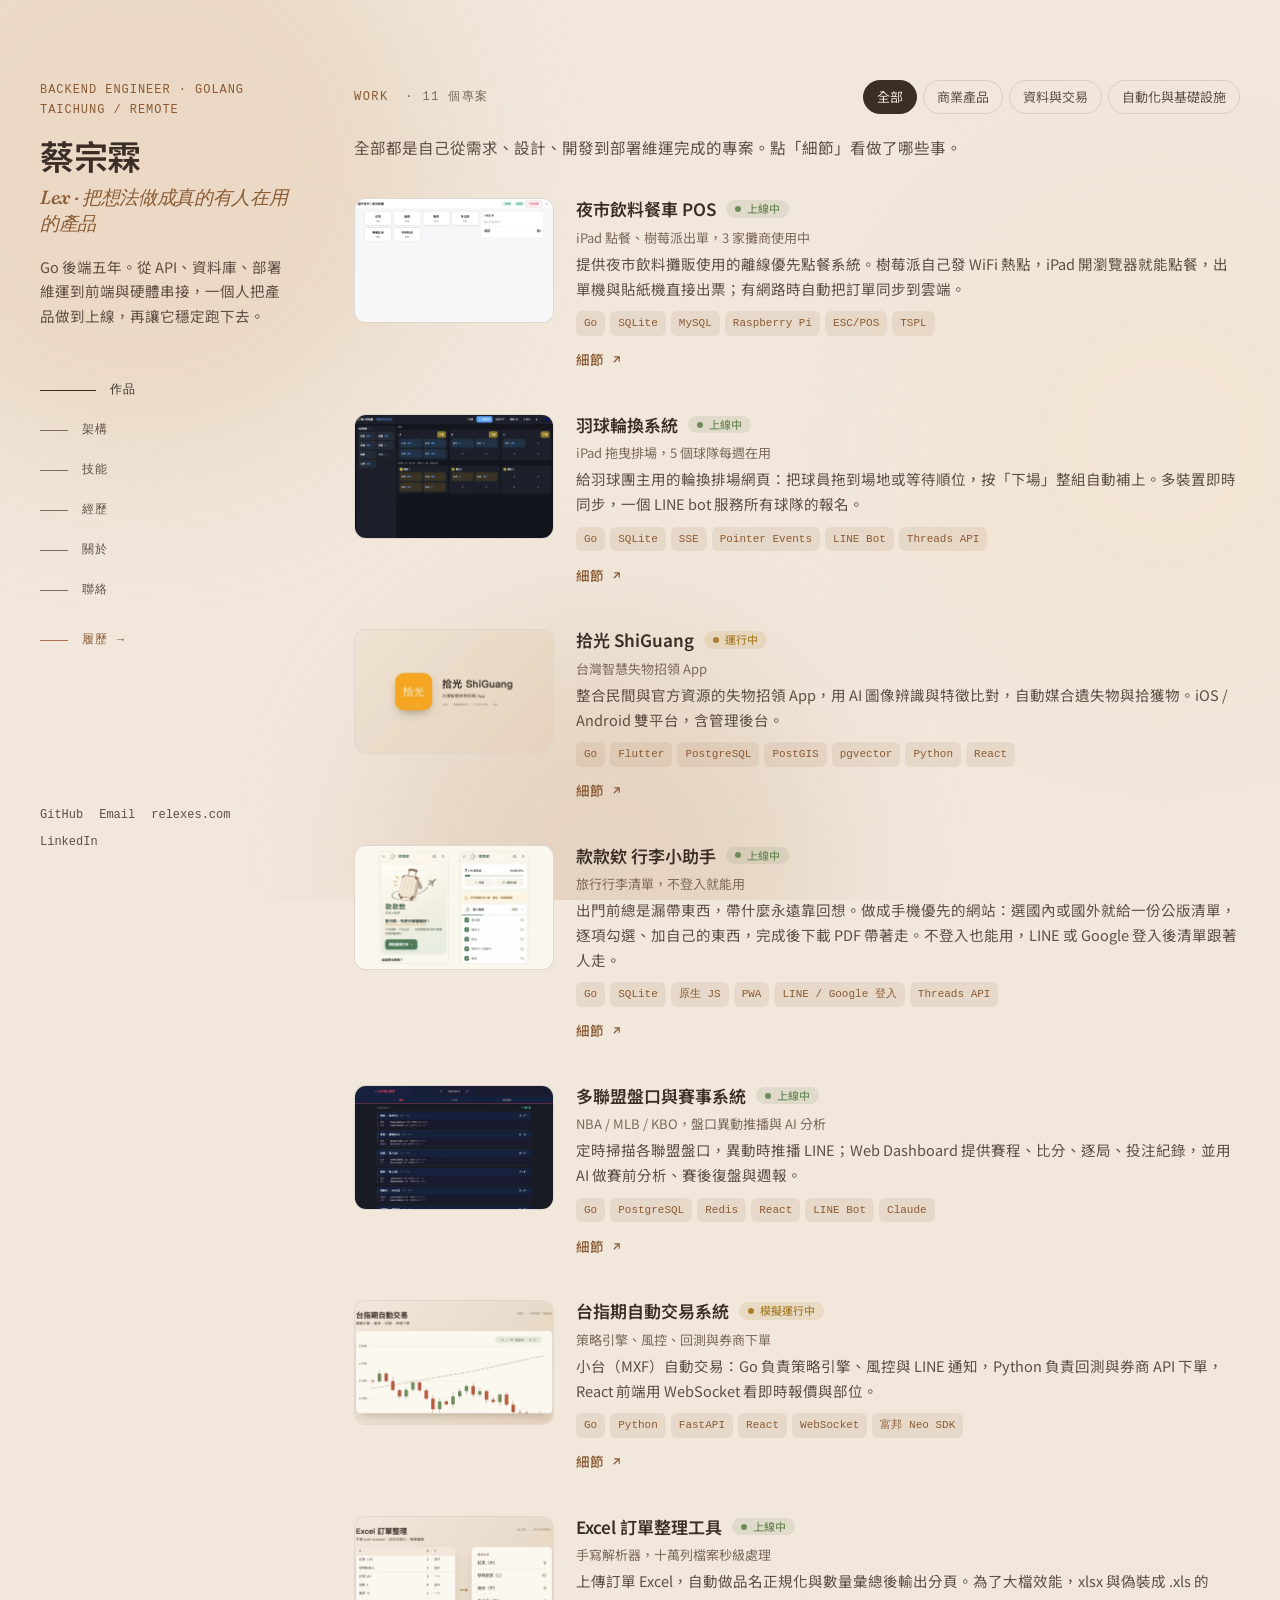
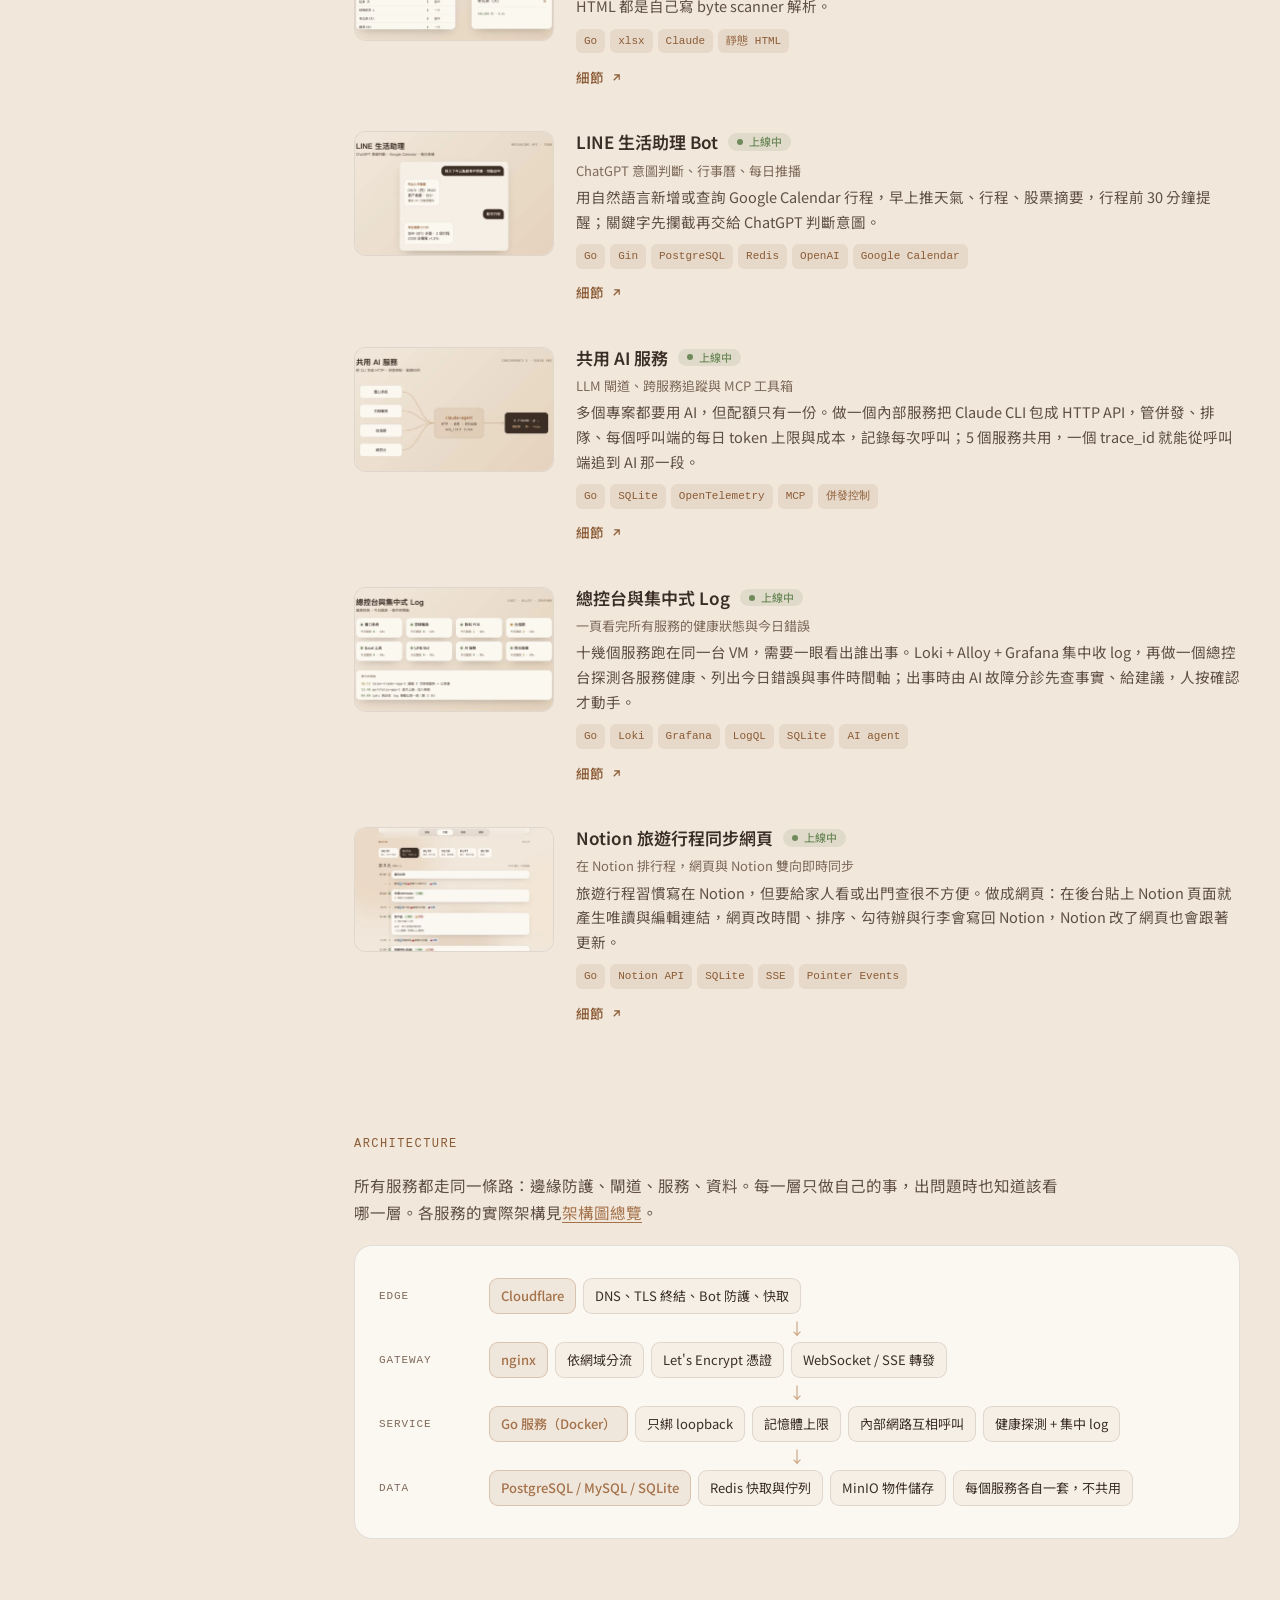
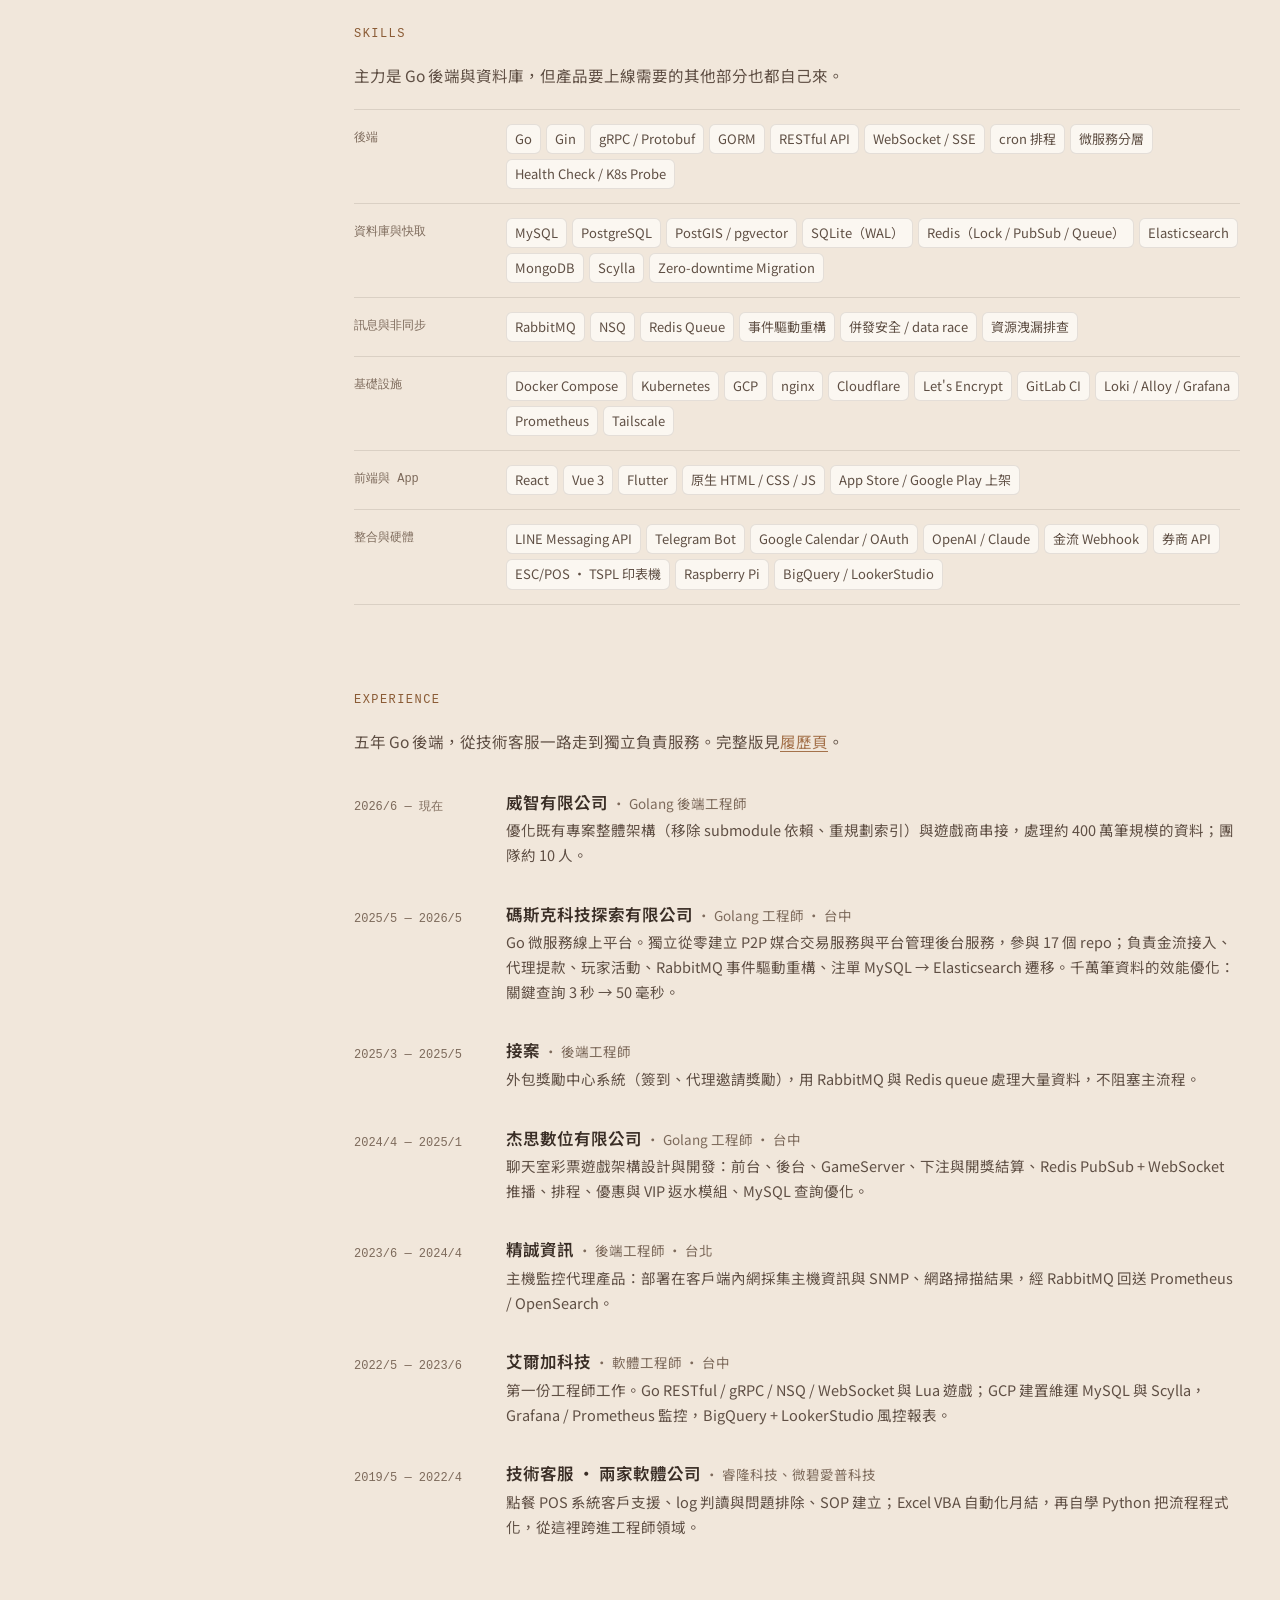
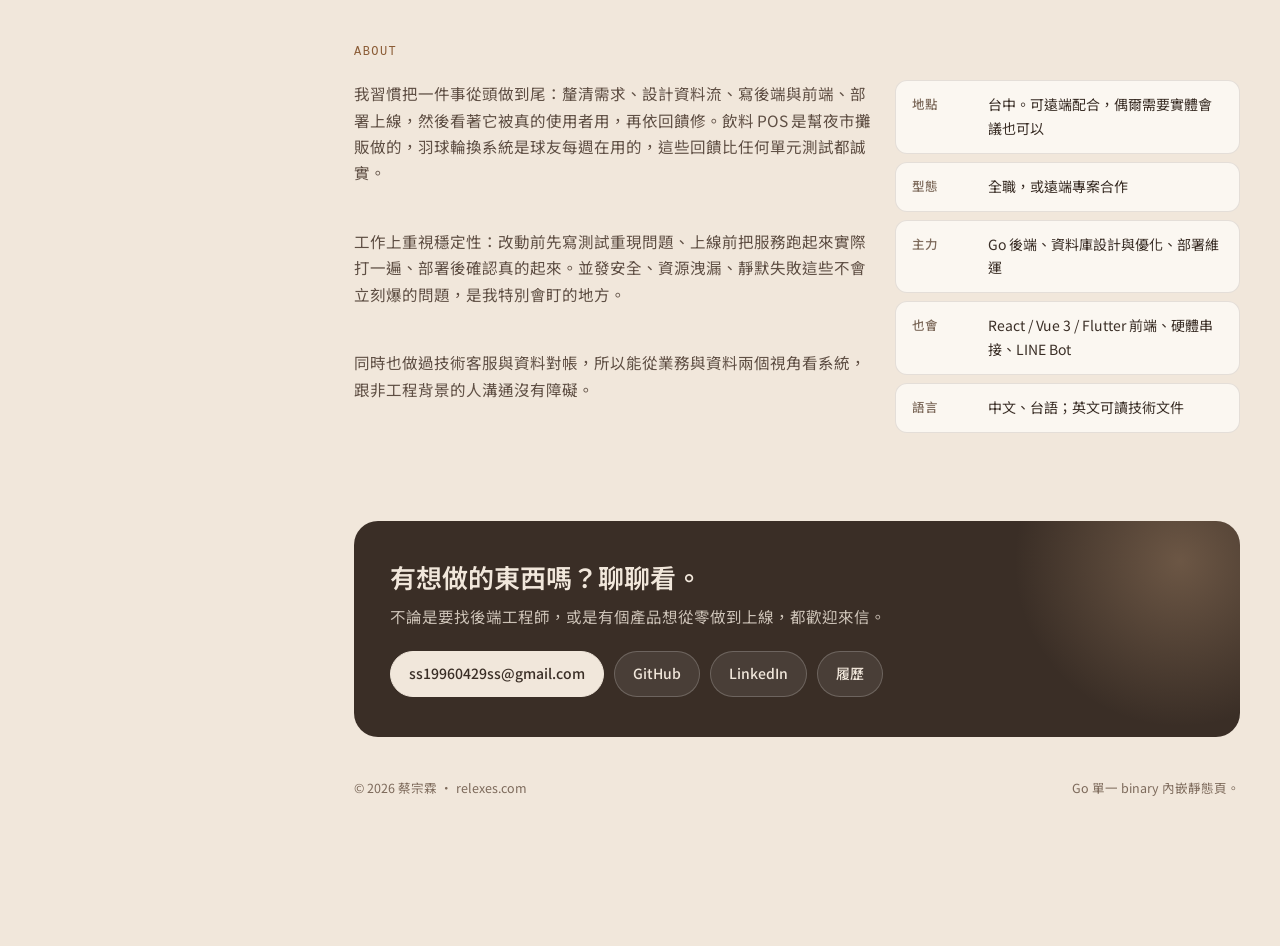
<file: internal/site/web/index.html>
<!doctype html>
<html lang="zh-Hant-TW" class="no-js">
<head>
<meta charset="utf-8">
<meta name="viewport" content="width=device-width, initial-scale=1">
<title>蔡宗霖 Lex — Go 後端工程師</title>
<meta name="description" content="Go 後端工程師，台中，可遠端。從 API、資料庫、部署到前端與硬體串接，把產品做到上線並穩定運行。作品：夜市飲料 POS、羽球輪換系統、多聯盟盤口系統、台指期自動交易。">
<link rel="canonical" href="https://relexes.com/">
<meta property="og:type" content="website">
<meta property="og:url" content="https://relexes.com/">
<meta property="og:title" content="蔡宗霖 Lex — Go 後端工程師">
<meta property="og:description" content="把想法做成真的有人在用的產品。Go 後端、資料庫、部署維運、前端與硬體串接。">
<meta property="og:image" content="https://relexes.com/assets/og.jpg">
<meta property="og:image:width" content="1200">
<meta property="og:image:height" content="630">
<meta name="twitter:card" content="summary_large_image">
<link rel="icon" href="data:image/svg+xml,%3Csvg xmlns='http://www.w3.org/2000/svg' viewBox='0 0 32 32'%3E%3Ccircle cx='16' cy='16' r='14' fill='%23a4724b'/%3E%3Ctext x='16' y='21' font-size='15' text-anchor='middle' fill='%23f1e7db' font-family='Georgia'%3EL%3C/text%3E%3C/svg%3E">
<script>document.documentElement.className='js'</script>
<link rel="stylesheet" href="style.css?v=dev">
<link rel="preconnect" href="https://fonts.googleapis.com">
<link rel="preconnect" href="https://fonts.gstatic.com" crossorigin>
<link rel="preload" as="style" href="https://fonts.googleapis.com/css2?family=Fraunces:ital,wght@0,500;0,600;1,500&family=Noto+Sans+TC:wght@400;500;600&display=swap">
<link rel="stylesheet" href="https://fonts.googleapis.com/css2?family=Fraunces:ital,wght@0,500;0,600;1,500&family=Noto+Sans+TC:wght@400;500;600&display=swap" media="print" onload="this.media='all'">
<noscript><link rel="stylesheet" href="https://fonts.googleapis.com/css2?family=Fraunces:ital,wght@0,500;0,600;1,500&family=Noto+Sans+TC:wght@400;500;600&display=swap"></noscript>
</head>
<body>
<div class="bg-blobs" aria-hidden="true"><span></span><span></span><span></span></div>

<div class="layout">
<aside class="side">
  <p class="eyebrow">Backend Engineer · Golang<br>Taichung / Remote</p>
  <h1>蔡宗霖<small>Lex · 把想法做成真的有人在用的產品</small></h1>
  <p class="intro">Go 後端五年。從 API、資料庫、部署維運到前端與硬體串接，一個人把產品做到上線，再讓它穩定跑下去。</p>
  <nav class="side-nav" id="sideNav" aria-label="主選單">
    <a href="#work"><i></i>作品</a>
    <a href="#infra"><i></i>架構</a>
    <a href="#skills"><i></i>技能</a>
    <a href="#experience"><i></i>經歷</a>
    <a href="#about"><i></i>關於</a>
    <a href="#contact"><i></i>聯絡</a>
    <a class="ext" href="resume.html"><i></i>履歷 →</a>
  </nav>
  <div class="social"><a href="https://github.com/Tsai-TsungLin">GitHub</a><a href="mailto:ss19960429ss@gmail.com">Email</a><a href="https://relexes.com">relexes.com</a><a href="https://www.linkedin.com/in/lextsai">LinkedIn</a></div>
</aside>

<main class="content">

<section class="sec" id="work">
  <div class="sec-head"><h2>Work <b>· 11 個專案</b></h2>
    <div class="chips" id="chips" role="group" aria-label="作品分類"><button class="chip" aria-pressed="true" data-filter="all">全部</button><button class="chip" aria-pressed="false" data-filter="product">商業產品</button><button class="chip" aria-pressed="false" data-filter="data">資料與交易</button><button class="chip" aria-pressed="false" data-filter="infra">自動化與基礎設施</button></div>
  </div>
  <p class="sec-lead rise">全部都是自己從需求、設計、開發到部署維運完成的專案。點「細節」看做了哪些事。</p>
  <div id="grid">

  <article class="row rise" data-cat="product">
    <figure class="card-img"><picture><source srcset="assets/pos.webp" type="image/webp"><img src="assets/pos.jpg" alt="飲料 POS 點餐畫面" width="880" height="495" loading="eager" fetchpriority="high"></picture></figure>
    <div><span class="card-cat">POS · 硬體</span><h3>夜市飲料餐車 POS <span class="badge live">上線中</span><small>iPad 點餐、樹莓派出單，3 家攤商使用中</small></h3>
    <p class="card-sum">提供夜市飲料攤販使用的離線優先點餐系統。樹莓派自己發 WiFi 熱點，iPad 開瀏覽器就能點餐，出單機與貼紙機直接出票；有網路時自動把訂單同步到雲端。</p>
    <ul class="tags"><li>Go</li><li>SQLite</li><li>MySQL</li><li>Raspberry Pi</li><li>ESC/POS</li><li>TSPL</li></ul>
    <button class="card-more" type="button" aria-haspopup="dialog">細節 <svg viewBox="0 0 24 24" fill="none" stroke="currentColor" stroke-width="2.2"><path d="M7 17 17 7M8 7h9v9"/></svg></button>
    <div class="card-detail"><ul><li>Go 單一執行檔交叉編譯到 ARM，樹莓派零依賴部署；前端純 HTML/JS 內嵌進 binary</li><li>直接寫 USB printer class 驅動 80mm 出單機（ESC/POS）與芯燁貼紙機（TSPL），免 CUPS</li><li>SQLite WAL 模式確保斷電不掉單；雲端報表依「地點 × 日期」檢視，支援多分店</li><li>線上更新菜單、即時看帳、OTA 更新；Tailscale 免公網 IP 遠端維運</li><li>雲端跑在 GCP VM 上的容器，只綁 loopback、設記憶體上限，經 nginx 與 Cloudflare 對外</li></ul><p class="card-role">角色：前端、後端、硬體串接、部署維運全包 · <a href="arch/drinkpos.html" style="color:var(--accent);text-decoration:underline;text-underline-offset:3px">互動式架構圖 →</a></p></div></div>
  </article>

  <article class="row rise" data-cat="product">
    <figure class="card-img"><picture><source srcset="assets/court.webp" type="image/webp"><img src="assets/court.jpg" alt="羽球輪換系統排場畫面" width="880" height="495" loading="eager"></picture></figure>
    <div><span class="card-cat">SaaS · 多租戶</span><h3>羽球輪換系統 <span class="badge live">上線中</span><small>iPad 拖曳排場，5 個球隊每週在用</small></h3>
    <p class="card-sum">給羽球團主用的輪換排場網頁：把球員拖到場地或等待順位，按「下場」整組自動補上。多裝置即時同步，一個 LINE bot 服務所有球隊的報名。</p>
    <ul class="tags"><li>Go</li><li>SQLite</li><li>SSE</li><li>Pointer Events</li><li>LINE Bot</li><li>Threads API</li></ul>
    <button class="card-more" type="button" aria-haspopup="dialog">細節 <svg viewBox="0 0 24 24" fill="none" stroke="currentColor" stroke-width="2.2"><path d="M7 17 17 7M8 7h9v9"/></svg></button>
    <div class="card-detail"><ul><li>多租戶：每個球隊獨立帳密與月費制，試用 / 付費 / 停權由管理後台控制</li><li>拖曳用 Pointer Events 自己寫，另備「點一下選取、再點目標」給觸控失靈時用；復原 10 步</li><li>SSE 讓多台裝置同步畫面；大螢幕投影頁與掃 QR 免登入觀戰頁</li><li>後台：登入失敗鎖定、IP 黑名單、異動紀錄、資料保留期自動清除</li><li>Threads 自動排程發文推廣、貼文洞察、新回覆推 Telegram，token 自動續期</li></ul><p class="card-role">角色：產品設計、前後端、後台、上線與營運 · <a href="arch/badminton.html" style="color:var(--accent);text-decoration:underline;text-underline-offset:3px">互動式架構圖 →</a></p></div></div>
  </article>

  <article class="row rise" data-cat="product">
    <figure class="card-img"><picture><source srcset="assets/shiguang.webp" type="image/webp"><img src="assets/shiguang.jpg" alt="拾光 App" width="880" height="495" loading="lazy"></picture></figure>
    <div><span class="card-cat">App · AI</span><h3>拾光 ShiGuang <span class="badge run">運行中</span><small>台灣智慧失物招領 App</small></h3>
    <p class="card-sum">整合民間與官方資源的失物招領 App，用 AI 圖像辨識與特徵比對，自動媒合遺失物與拾獲物。iOS / Android 雙平台，含管理後台。</p>
    <ul class="tags"><li>Go</li><li>Flutter</li><li>PostgreSQL</li><li>PostGIS</li><li>pgvector</li><li>Python</li><li>React</li></ul>
    <button class="card-more" type="button" aria-haspopup="dialog">細節 <svg viewBox="0 0 24 24" fill="none" stroke="currentColor" stroke-width="2.2"><path d="M7 17 17 7M8 7h9v9"/></svg></button>
    <div class="card-detail"><ul><li>後端 Handler → Service → Repository 分層；OTP / Google / Apple 登入、JWT、限流</li><li>Python AI 微服務做圖像特徵向量，pgvector 相似度比對、PostGIS 地理範圍查詢</li><li>MinIO 物件儲存、Redis、Firebase 推播；Docker Compose 部署到 GCP VM</li><li>走過 App Store / Google Play 上架與審查流程（測試帳號、封閉測試、簽章指紋）</li></ul><p class="card-role">角色：後端、Flutter App、管理後台、上架流程 · <a href="arch/shiguang.html" style="color:var(--accent);text-decoration:underline;text-underline-offset:3px">互動式架構圖 →</a></p></div></div>
  </article>

  <article class="row rise" data-cat="product">
    <figure class="card-img"><picture><source srcset="assets/kuankuana.webp" type="image/webp"><img src="assets/kuankuana.jpg" alt="款款欸手機版：首頁與行李清單勾選畫面" width="880" height="495" loading="lazy"></picture></figure>
    <div><span class="card-cat">清單 · PWA</span><h3>款款欸 行李小助手 <span class="badge live">上線中</span><small>旅行行李清單，不登入就能用</small></h3>
    <p class="card-sum">出門前總是漏帶東西，帶什麼永遠靠回想。做成手機優先的網站：選國內或國外就給一份公版清單，逐項勾選、加自己的東西，完成後下載 PDF 帶著走。不登入也能用，LINE 或 Google 登入後清單跟著人走。</p>
    <ul class="tags"><li>Go</li><li>SQLite</li><li>原生 JS</li><li>PWA</li><li>LINE / Google 登入</li><li>Threads API</li></ul>
    <button class="card-more" type="button" aria-haspopup="dialog">細節 <svg viewBox="0 0 24 24" fill="none" stroke="currentColor" stroke-width="2.2"><path d="M7 17 17 7M8 7h9v9"/></svg></button>
    <div class="card-detail"><ul><li>訪客的清單先存在這台裝置，登入時才匯入帳號；待同步的修改要伺服器確認過身分才送，被退回的不丟掉並在卡片上標示只存在這台裝置</li><li>自訂物品與公版同名時合併成一列，額度以「種」計算、跨清單取聯集；付費專區由伺服器把關，未擁有者在 API 就拿不到內容</li><li>後台統計改成增量彙總：撈事件、寫統計表、推進游標在同一個交易，總覽走行程內快取與啟動預熱</li><li>跨瀏覽器登入交接：在另一個瀏覽器完成授權時，用四位配對碼把登入狀態交回原本那台</li><li>Threads 排程發文、抓成效與留言，AI 只擬稿不自動送出；發文前先查同一帳號有沒有同樣正文</li></ul><p class="card-role">角色：產品設計、前後端、後台、上線與營運 · <a href="arch/kuankuana.html" style="color:var(--accent);text-decoration:underline;text-underline-offset:3px">互動式架構圖 →</a> · <a href="https://kuankuaneh.relexes.com/" target="_blank" rel="noopener" style="color:var(--accent);text-decoration:underline;text-underline-offset:3px">前往網站 →</a></p></div></div>
  </article>

  <article class="row rise" data-cat="data">
    <figure class="card-img"><picture><source srcset="assets/scan.webp" type="image/webp"><img src="assets/scan.jpg" alt="MLB 賽事 Dashboard" width="880" height="495" loading="lazy"></picture></figure>
    <div><span class="card-cat">Dashboard · LINE</span><h3>多聯盟盤口與賽事系統 <span class="badge live">上線中</span><small>NBA / MLB / KBO，盤口異動推播與 AI 分析</small></h3>
    <p class="card-sum">定時掃描各聯盟盤口，異動時推播 LINE；Web Dashboard 提供賽程、比分、逐局、投注紀錄，並用 AI 做賽前分析、賽後復盤與週報。</p>
    <ul class="tags"><li>Go</li><li>PostgreSQL</li><li>Redis</li><li>React</li><li>LINE Bot</li><li>Claude</li></ul>
    <button class="card-more" type="button" aria-haspopup="dialog">細節 <svg viewBox="0 0 24 24" fill="none" stroke="currentColor" stroke-width="2.2"><path d="M7 17 17 7M8 7h9v9"/></svg></button>
    <div class="card-detail"><ul><li>從單一 NBA 擴充到三個聯盟，各自的資料源、市場類型（獨贏 / 讓分 / 前五局）統一在同一套資料模型</li><li>排程掃描外部 API，Redis 去重避免重複推播；台灣時區與美國賽日的日期偏移處理</li><li>AI 分析走自建的共用 AI 服務，容器內不裝 CLI，記憶體上限壓在 256MB</li><li>AI 推薦改為模型只輸出機率、由程式依後台門檻決策；建立賽前情境特徵表與回測評估工具</li><li>React 前端本機建置後上傳，VM 不跑 node</li></ul><p class="card-role">角色：後端、前端、排程、部署 · <a href="arch/scannba.html" style="color:var(--accent);text-decoration:underline;text-underline-offset:3px">互動式架構圖 →</a></p></div></div>
  </article>

  <article class="row rise" data-cat="data">
    <figure class="card-img"><picture><source srcset="assets/trader.webp" type="image/webp"><img src="assets/trader.jpg" alt="台指期自動交易系統示意圖" width="880" height="495" loading="lazy"></picture></figure>
    <div><span class="card-cat">交易 · 即時</span><h3>台指期自動交易系統 <span class="badge run">模擬運行中</span><small>策略引擎、風控、回測與券商下單</small></h3>
    <p class="card-sum">小台（MXF）自動交易：Go 負責策略引擎、風控與 LINE 通知，Python 負責回測與券商 API 下單，React 前端用 WebSocket 看即時報價與部位。</p>
    <ul class="tags"><li>Go</li><li>Python</li><li>FastAPI</li><li>React</li><li>WebSocket</li><li>富邦 Neo SDK</li></ul>
    <button class="card-more" type="button" aria-haspopup="dialog">細節 <svg viewBox="0 0 24 24" fill="none" stroke="currentColor" stroke-width="2.2"><path d="M7 17 17 7M8 7h9v9"/></svg></button>
    <div class="card-detail"><ul><li>日盤 / 夜盤時段排程、停損停利與出場路徑是回歸測試的重點，改策略必驗</li><li>下單拆成獨立 Python 微服務隔離券商 SDK，主服務不因 SDK 連線時序問題掛掉</li><li>backtesting.py 回測模組驗證策略；週報依「週日到週六」自動彙整</li><li>目前以模擬模式在 VM 上運行，不送實單</li></ul><p class="card-role">角色：架構、策略引擎、前後端、部署 · <a href="arch/taiex.html" style="color:var(--accent);text-decoration:underline;text-underline-offset:3px">互動式架構圖 →</a></p></div></div>
  </article>

  <article class="row rise" data-cat="data">
    <figure class="card-img"><picture><source srcset="assets/excel.webp" type="image/webp"><img src="assets/excel.jpg" alt="Excel 訂單整理示意圖" width="880" height="495" loading="lazy"></picture></figure>
    <div><span class="card-cat">工具 · 效能</span><h3>Excel 訂單整理工具 <span class="badge live">上線中</span><small>手寫解析器，十萬列檔案秒級處理</small></h3>
    <p class="card-sum">上傳訂單 Excel，自動做品名正規化與數量彙總後輸出分頁。為了大檔效能，xlsx 與偽裝成 .xls 的 HTML 都是自己寫 byte scanner 解析。</p>
    <ul class="tags"><li>Go</li><li>xlsx</li><li>Claude</li><li>靜態 HTML</li></ul>
    <button class="card-more" type="button" aria-haspopup="dialog">細節 <svg viewBox="0 0 24 24" fill="none" stroke="currentColor" stroke-width="2.2"><path d="M7 17 17 7M8 7h9v9"/></svg></button>
    <div class="card-detail"><ul><li>手寫 zip + XML byte scanner 取代標準 encoding/xml，並保留舊實作當基準做逐格等價測試</li><li>品名正規化有規則路徑與 AI 路徑可選；新 bug 一律先寫測試重現再修</li><li>改動解析邏輯必做「改前 / 改後」逐格比對，避免單元測試綠但輸出變了</li></ul><p class="card-role">角色：後端、解析器、效能基準</p></div></div>
  </article>

  <article class="row rise" data-cat="infra">
    <figure class="card-img"><picture><source srcset="assets/line.webp" type="image/webp"><img src="assets/line.jpg" alt="LINE 生活助理對話示意圖" width="880" height="495" loading="lazy"></picture></figure>
    <div><span class="card-cat">Bot · 排程</span><h3>LINE 生活助理 Bot <span class="badge live">上線中</span><small>ChatGPT 意圖判斷、行事曆、每日推播</small></h3>
    <p class="card-sum">用自然語言新增或查詢 Google Calendar 行程，早上推天氣、行程、股票摘要，行程前 30 分鐘提醒；關鍵字先攔截再交給 ChatGPT 判斷意圖。</p>
    <ul class="tags"><li>Go</li><li>Gin</li><li>PostgreSQL</li><li>Redis</li><li>OpenAI</li><li>Google Calendar</li></ul>
    <button class="card-more" type="button" aria-haspopup="dialog">細節 <svg viewBox="0 0 24 24" fill="none" stroke="currentColor" stroke-width="2.2"><path d="M7 17 17 7M8 7h9v9"/></svg></button>
    <div class="card-detail"><ul><li>Webhook 驗簽 → 事件分流 → 關鍵字攔截 → ChatGPT 意圖分類（新增 / 查詢 / 閒聊）</li><li>cron 排程：每分鐘掃行程提醒，Redis 防重複推送；每週日推下週摘要</li><li>Flex Message 卡片統一 builder；Google OAuth 授權流程</li></ul><p class="card-role">角色：後端、排程、部署</p></div></div>
  </article>

  <article class="row rise" data-cat="infra">
    <figure class="card-img"><picture><source srcset="assets/agent.webp" type="image/webp"><img src="assets/agent.jpg" alt="共用 AI 服務架構示意圖" width="880" height="495" loading="lazy"></picture></figure>
    <div><span class="card-cat">內部服務 · AI</span><h3>共用 AI 服務 <span class="badge live">上線中</span><small>LLM 閘道、跨服務追蹤與 MCP 工具箱</small></h3>
    <p class="card-sum">多個專案都要用 AI，但配額只有一份。做一個內部服務把 Claude CLI 包成 HTTP API，管併發、排隊、每個呼叫端的每日 token 上限與成本，記錄每次呼叫；5 個服務共用，一個 trace_id 就能從呼叫端追到 AI 那一段。</p>
    <ul class="tags"><li>Go</li><li>SQLite</li><li>OpenTelemetry</li><li>MCP</li><li>併發控制</li></ul>
    <button class="card-more" type="button" aria-haspopup="dialog">細節 <svg viewBox="0 0 24 24" fill="none" stroke="currentColor" stroke-width="2.2"><path d="M7 17 17 7M8 7h9v9"/></svg></button>
    <div class="card-detail"><ul><li>併發上限與記憶體上限綁在一起算：單次峰值 × 併發數要留在容器 mem_limit 內</li><li>滿載時新請求先排隊 60 秒再回 429，呼叫端的 timeout 必須把這段含進去</li><li>後台可看配額剩餘與完整呼叫紀錄；跨 compose 專案走共用 external network</li><li>支援 CLI 與 Messages API 兩種 provider；每個呼叫端每日 token 上限、依單價表估成本、後台每日成本圖</li><li>抽出共用 OpenTelemetry 套件（Go module 發版號給呼叫端升級），呼叫端帶 traceparent，span 寫成 logfmt 進既有 Loki，不另架 Tempo</li><li>MCP 工具箱：把各服務的唯讀查詢包成 11 個 MCP 工具，給 Claude Code 與聊天助理使用；Cloudflare Access 加 bearer 雙重認證</li></ul><p class="card-role">角色：設計、後端、後台、容量規劃、可觀測性</p></div></div>
  </article>

  <article class="row rise" data-cat="infra">
    <figure class="card-img"><picture><source srcset="assets/console.webp" type="image/webp"><img src="assets/console.jpg" alt="總控台服務狀態示意圖" width="880" height="495" loading="lazy"></picture></figure>
    <div><span class="card-cat">監控 · Log</span><h3>總控台與集中式 Log <span class="badge live">上線中</span><small>一頁看完所有服務的健康狀態與今日錯誤</small></h3>
    <p class="card-sum">十幾個服務跑在同一台 VM，需要一眼看出誰出事。Loki + Alloy + Grafana 集中收 log，再做一個總控台探測各服務健康、列出今日錯誤與事件時間軸；出事時由 AI 故障分診先查事實、給建議，人按確認才動手。</p>
    <ul class="tags"><li>Go</li><li>Loki</li><li>Grafana</li><li>LogQL</li><li>SQLite</li><li>AI agent</li></ul>
    <button class="card-more" type="button" aria-haspopup="dialog">細節 <svg viewBox="0 0 24 24" fill="none" stroke="currentColor" stroke-width="2.2"><path d="M7 17 17 7M8 7h9v9"/></svg></button>
    <div class="card-detail"><ul><li>探測一律打容器內部位址，連續失敗達門檻才算異常，避免單次逾時造成假警報</li><li>Loki 查詢加 5 分鐘快取；level 標籤大小寫混雜要不分大小寫比對</li><li>自己收 log 的 collector 唯讀掛 docker.sock，收哪些容器寫死在程式裡，不接受外部輸入</li><li>與 Loki 並行收集比對筆數一週，一致才切換，切換過程不能有 log 空窗</li><li>AI 故障分診：服務變紅或錯誤暴增時自動觸發，蒐集者用唯讀工具查事實（tool calling 迴圈）、診斷者給建議；每次有 token 預算、事件去重、逐步紀錄</li><li>建議重啟時只走白名單，Telegram 或網頁按「做」才執行；模型會在 JSON 後自己編工具結果，解析只取第一個物件並有測試</li></ul><p class="card-role">角色：監控架構、後端、AI agent、維運</p></div></div>
  </article>

  <article class="row rise" data-cat="infra">
    <figure class="card-img"><picture><source srcset="assets/trip.webp" type="image/webp"><img src="assets/trip.jpg" alt="旅遊行程同步網頁每日行程畫面" width="880" height="495" loading="lazy"></picture></figure>
    <div><span class="card-cat">同步 · Notion</span><h3>Notion 旅遊行程同步網頁 <span class="badge live">上線中</span><small>在 Notion 排行程，網頁與 Notion 雙向即時同步</small></h3>
    <p class="card-sum">旅遊行程習慣寫在 Notion，但要給家人看或出門查很不方便。做成網頁：在後台貼上 Notion 頁面就產生唯讀與編輯連結，網頁改時間、排序、勾待辦與行李會寫回 Notion，Notion 改了網頁也會跟著更新。</p>
    <ul class="tags"><li>Go</li><li>Notion API</li><li>SQLite</li><li>SSE</li><li>Pointer Events</li></ul>
    <button class="card-more" type="button" aria-haspopup="dialog">細節 <svg viewBox="0 0 24 24" fill="none" stroke="currentColor" stroke-width="2.2"><path d="M7 17 17 7M8 7h9v9"/></svg></button>
    <div class="card-detail"><ul><li>快照 stale-while-revalidate：開頁立即回應，背景向 Notion 同步，有變更以 SSE 推給所有開著的人</li><li>Notion API 每秒 3 次限流：client 端 token bucket、429 與暫時性錯誤退避重試，行程內文點開才抓並依 last_edited_time 快取</li><li>Notion 圖片網址一小時過期：串流存到磁碟快取，容器記憶體 64MB 內不解碼不縮圖，host 白名單防 SSRF</li><li>唯讀 / 編輯連結即權限，寫入限流、CSP、nginx 只放行 Cloudflare 來源並取真實 IP</li><li>手機優先：拖曳排序、bottom sheet 編輯、地圖先顯示預覽圖再背景載入，首屏 LCP 從 4.7 秒降到 1.7 秒</li></ul><p class="card-role">角色：需求、前後端、Notion 資料模型、部署維運 · <a href="arch/trip.html" style="color:var(--accent);text-decoration:underline;text-underline-offset:3px">互動式架構圖 →</a></p></div></div>
  </article>

  </div>
</section>

<section class="sec" id="infra">
  <div class="sec-head"><h2>Architecture</h2></div>
  <p class="sec-lead rise">所有服務都走同一條路：邊緣防護、閘道、服務、資料。每一層只做自己的事，出問題時也知道該看哪一層。各服務的實際架構見<a href="architecture.html" style="color:var(--accent);text-decoration:underline;text-underline-offset:3px">架構圖總覽</a>。</p>
  <div class="diagram rise">
    <div class="tier"><span class="tier-label">Edge</span><div class="nodes"><span class="node hl">Cloudflare</span><span class="node">DNS、TLS 終結、Bot 防護、快取</span></div></div><div class="tier-arrow">↓</div>
    <div class="tier"><span class="tier-label">Gateway</span><div class="nodes"><span class="node hl">nginx</span><span class="node">依網域分流</span><span class="node">Let's Encrypt 憑證</span><span class="node">WebSocket / SSE 轉發</span></div></div><div class="tier-arrow">↓</div>
    <div class="tier"><span class="tier-label">Service</span><div class="nodes"><span class="node hl">Go 服務（Docker）</span><span class="node">只綁 loopback</span><span class="node">記憶體上限</span><span class="node">內部網路互相呼叫</span><span class="node">健康探測 + 集中 log</span></div></div><div class="tier-arrow">↓</div>
    <div class="tier"><span class="tier-label">Data</span><div class="nodes"><span class="node hl">PostgreSQL / MySQL / SQLite</span><span class="node">Redis 快取與佇列</span><span class="node">MinIO 物件儲存</span><span class="node">每個服務各自一套，不共用</span></div></div>
  </div>
</section>

<section class="sec" id="skills">
  <div class="sec-head"><h2>Skills</h2></div>
  <p class="sec-lead rise">主力是 Go 後端與資料庫，但產品要上線需要的其他部分也都自己來。</p>
  <div class="rise">
    <div class="krow"><b>後端</b><ul class="tags"><li>Go</li><li>Gin</li><li>gRPC / Protobuf</li><li>GORM</li><li>RESTful API</li><li>WebSocket / SSE</li><li>cron 排程</li><li>微服務分層</li><li>Health Check / K8s Probe</li></ul></div>
    <div class="krow"><b>資料庫與快取</b><ul class="tags"><li>MySQL</li><li>PostgreSQL</li><li>PostGIS / pgvector</li><li>SQLite（WAL）</li><li>Redis（Lock / PubSub / Queue）</li><li>Elasticsearch</li><li>MongoDB</li><li>Scylla</li><li>Zero-downtime Migration</li></ul></div>
    <div class="krow"><b>訊息與非同步</b><ul class="tags"><li>RabbitMQ</li><li>NSQ</li><li>Redis Queue</li><li>事件驅動重構</li><li>併發安全 / data race</li><li>資源洩漏排查</li></ul></div>
    <div class="krow"><b>基礎設施</b><ul class="tags"><li>Docker Compose</li><li>Kubernetes</li><li>GCP</li><li>nginx</li><li>Cloudflare</li><li>Let's Encrypt</li><li>GitLab CI</li><li>Loki / Alloy / Grafana</li><li>Prometheus</li><li>Tailscale</li></ul></div>
    <div class="krow"><b>前端與 App</b><ul class="tags"><li>React</li><li>Vue 3</li><li>Flutter</li><li>原生 HTML / CSS / JS</li><li>App Store / Google Play 上架</li></ul></div>
    <div class="krow"><b>整合與硬體</b><ul class="tags"><li>LINE Messaging API</li><li>Telegram Bot</li><li>Google Calendar / OAuth</li><li>OpenAI / Claude</li><li>金流 Webhook</li><li>券商 API</li><li>ESC/POS · TSPL 印表機</li><li>Raspberry Pi</li><li>BigQuery / LookerStudio</li></ul></div>
  </div>
</section>

<section class="sec" id="experience">
  <div class="sec-head"><h2>Experience</h2></div>
  <p class="sec-lead rise">五年 Go 後端，從技術客服一路走到獨立負責服務。完整版見<a href="resume.html" style="color:var(--accent);text-decoration:underline;text-underline-offset:3px">履歷頁</a>。</p>
  <div class="job rise"><span class="when">2026/6 — 現在</span><div><h3>威智有限公司 <span>· Golang 後端工程師</span></h3><p>優化既有專案整體架構（移除 submodule 依賴、重規劃索引）與遊戲商串接，處理約 400 萬筆規模的資料；團隊約 10 人。</p></div></div>
  <div class="job rise"><span class="when">2025/5 — 2026/5</span><div><h3>碼斯克科技探索有限公司 <span>· Golang 工程師 · 台中</span></h3><p>Go 微服務線上平台。獨立從零建立 P2P 媒合交易服務與平台管理後台服務，參與 17 個 repo；負責金流接入、代理提款、玩家活動、RabbitMQ 事件驅動重構、注單 MySQL → Elasticsearch 遷移。千萬筆資料的效能優化：關鍵查詢 3 秒 → 50 毫秒。</p></div></div>
  <div class="job rise"><span class="when">2025/3 — 2025/5</span><div><h3>接案 <span>· 後端工程師</span></h3><p>外包獎勵中心系統（簽到、代理邀請獎勵），用 RabbitMQ 與 Redis queue 處理大量資料，不阻塞主流程。</p></div></div>
  <div class="job rise"><span class="when">2024/4 — 2025/1</span><div><h3>杰思數位有限公司 <span>· Golang 工程師 · 台中</span></h3><p>聊天室彩票遊戲架構設計與開發：前台、後台、GameServer、下注與開獎結算、Redis PubSub + WebSocket 推播、排程、優惠與 VIP 返水模組、MySQL 查詢優化。</p></div></div>
  <div class="job rise"><span class="when">2023/6 — 2024/4</span><div><h3>精誠資訊 <span>· 後端工程師 · 台北</span></h3><p>主機監控代理產品：部署在客戶端內網採集主機資訊與 SNMP、網路掃描結果，經 RabbitMQ 回送 Prometheus / OpenSearch。</p></div></div>
  <div class="job rise"><span class="when">2022/5 — 2023/6</span><div><h3>艾爾加科技 <span>· 軟體工程師 · 台中</span></h3><p>第一份工程師工作。Go RESTful / gRPC / NSQ / WebSocket 與 Lua 遊戲；GCP 建置維運 MySQL 與 Scylla，Grafana / Prometheus 監控，BigQuery + LookerStudio 風控報表。</p></div></div>
  <div class="job rise"><span class="when">2019/5 — 2022/4</span><div><h3>技術客服 · 兩家軟體公司 <span>· 睿隆科技、微碧愛普科技</span></h3><p>點餐 POS 系統客戶支援、log 判讀與問題排除、SOP 建立；Excel VBA 自動化月結，再自學 Python 把流程程式化，從這裡跨進工程師領域。</p></div></div>
</section>

<section class="sec" id="about">
  <div class="sec-head"><h2>About</h2></div>
  <div class="about">
    <div class="prose rise"><p>我習慣把一件事從頭做到尾：釐清需求、設計資料流、寫後端與前端、部署上線，然後看著它被真的使用者用，再依回饋修。飲料 POS 是幫夜市攤販做的，羽球輪換系統是球友每週在用的，這些回饋比任何單元測試都誠實。</p><p>工作上重視穩定性：改動前先寫測試重現問題、上線前把服務跑起來實際打一遍、部署後確認真的起來。並發安全、資源洩漏、靜默失敗這些不會立刻爆的問題，是我特別會盯的地方。</p><p>同時也做過技術客服與資料對帳，所以能從業務與資料兩個視角看系統，跟非工程背景的人溝通沒有障礙。</p></div>
    <div class="facts rise"><div class="fact"><b>地點</b><span>台中。可遠端配合，偶爾需要實體會議也可以</span></div><div class="fact"><b>型態</b><span>全職，或遠端專案合作</span></div><div class="fact"><b>主力</b><span>Go 後端、資料庫設計與優化、部署維運</span></div><div class="fact"><b>也會</b><span>React / Vue 3 / Flutter 前端、硬體串接、LINE Bot</span></div><div class="fact"><b>語言</b><span>中文、台語；英文可讀技術文件</span></div></div>
  </div>
</section>

<section class="sec" id="contact">
  <div class="contact rise"><h2>有想做的東西嗎？聊聊看。</h2><p>不論是要找後端工程師，或是有個產品想從零做到上線，都歡迎來信。</p>
    <div class="rowb"><a class="btn primary" href="mailto:ss19960429ss@gmail.com">ss19960429ss@gmail.com</a><a class="btn" href="https://github.com/Tsai-TsungLin">GitHub</a><a class="btn" href="https://www.linkedin.com/in/lextsai">LinkedIn</a><a class="btn" href="resume.html">履歷</a></div></div>
  <div class="foot"><span>© <span id="year"></span> 蔡宗霖 · relexes.com</span><span>Go 單一 binary 內嵌靜態頁。</span></div>
</section>

</main>
</div>

<dialog class="modal" id="modal" aria-labelledby="modalTitle"><div class="modal-card"><button class="modal-close" type="button" id="modalClose" aria-label="關閉">×</button><div class="modal-body" id="modalBody"></div></div></dialog>
<script src="app.js?v=dev"></script>
</body>
</html>
</file>
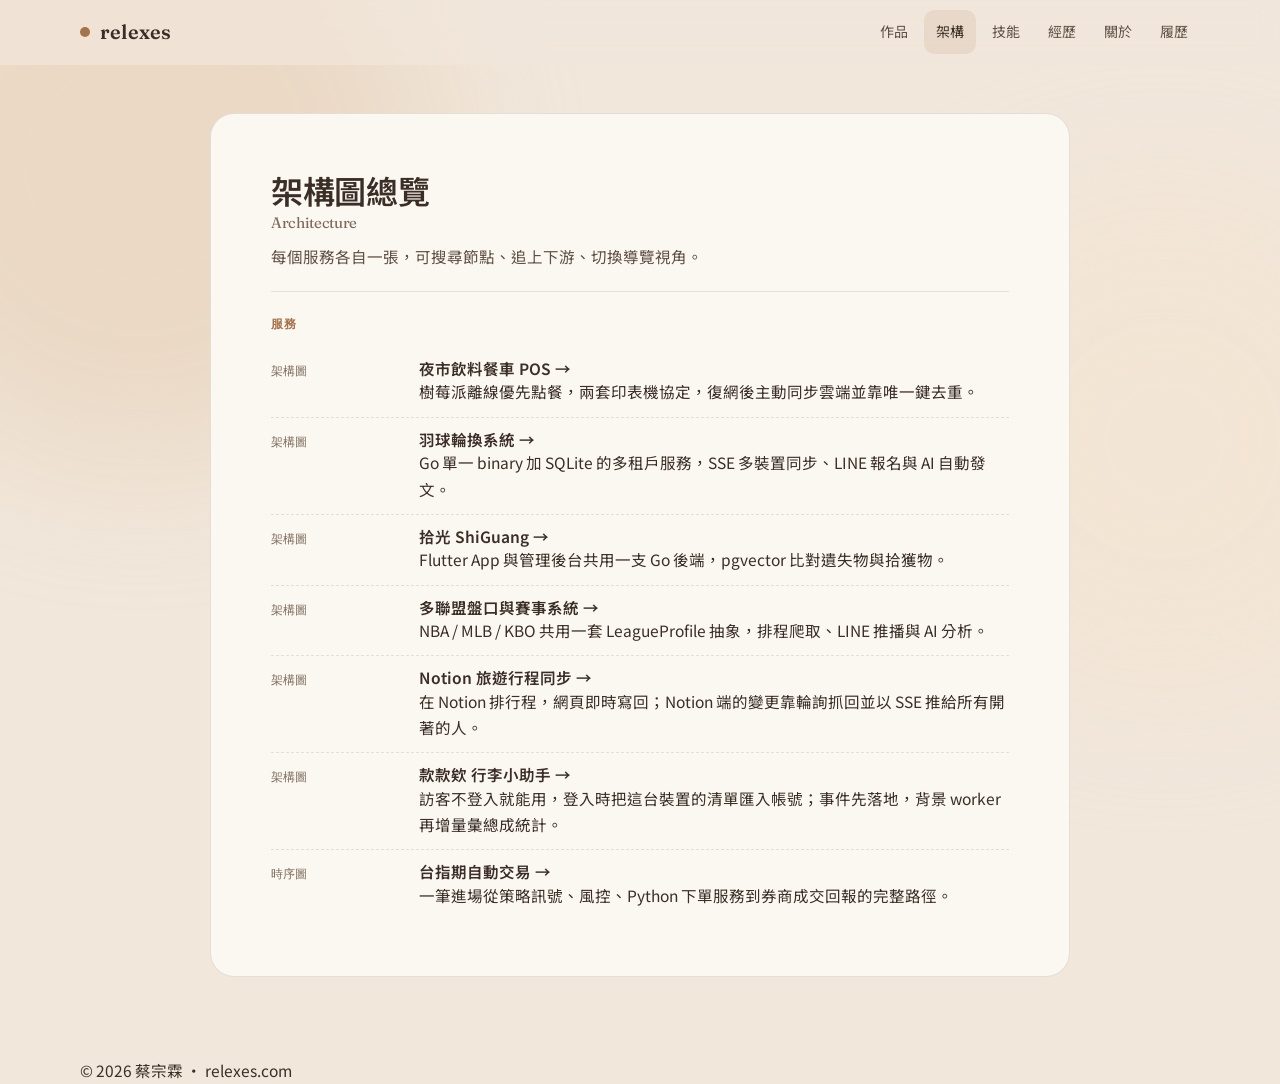
<file: internal/site/web/architecture.html>
<!doctype html>
<html lang="zh-Hant-TW" class="no-js">
<head>
<meta charset="utf-8">
<meta name="viewport" content="width=device-width, initial-scale=1">
<title>架構圖總覽 — 蔡宗霖 Lex</title>
<meta name="description" content="蔡宗霖個人專案的互動式架構圖：夜市飲料 POS、羽球輪換系統、拾光、多聯盟盤口系統、台指期自動交易。">
<link rel="canonical" href="https://relexes.com/architecture.html">
<link rel="icon" href="data:image/svg+xml,%3Csvg xmlns='http://www.w3.org/2000/svg' viewBox='0 0 32 32'%3E%3Ccircle cx='16' cy='16' r='14' fill='%23a4724b'/%3E%3Ctext x='16' y='21' font-size='15' text-anchor='middle' fill='%23f1e7db' font-family='Georgia'%3EL%3C/text%3E%3C/svg%3E">
<script>document.documentElement.className='js'</script>
<link rel="stylesheet" href="style.css?v=dev">
<link rel="preconnect" href="https://fonts.googleapis.com">
<link rel="preconnect" href="https://fonts.gstatic.com" crossorigin>
<link rel="stylesheet" href="https://fonts.googleapis.com/css2?family=Fraunces:ital,wght@0,500;0,600;1,500&family=Noto+Sans+TC:wght@400;500;600&display=swap">
</head>
<body>
<div class="bg-blobs" aria-hidden="true"><span></span><span></span><span></span></div>

<header class="nav" id="nav">
  <div class="wrap">
    <a class="brand" href="./"><i></i>relexes</a>
    <nav class="nav-links" id="navLinks" aria-label="主選單">
      <a href="./#work">作品</a>
      <a href="architecture.html" class="active">架構</a>
      <a href="./#skills">技能</a>
      <a href="./#experience">經歷</a>
      <a href="./#about">關於</a>
      <a href="resume.html">履歷</a>
    </nav>
    <button class="nav-toggle" id="navToggle" aria-label="開啟選單" aria-expanded="false"><span></span><span></span><span></span></button>
  </div>
</header>

<main class="wrap">
  <article class="resume">
    <header>
      <div>
        <h1>架構圖總覽<small>Architecture</small></h1>
        <p class="role">每個服務各自一張，可搜尋節點、追上下游、切換導覽視角。</p>
      </div>
    </header>

    <section>
      <h2>服務</h2>
      <div class="entry">
        <span class="when">架構圖</span>
        <div><h3><a href="arch/drinkpos.html">夜市飲料餐車 POS →</a></h3><p>樹莓派離線優先點餐，兩套印表機協定，復網後主動同步雲端並靠唯一鍵去重。</p></div>
      </div>
      <div class="entry">
        <span class="when">架構圖</span>
        <div><h3><a href="arch/badminton.html">羽球輪換系統 →</a></h3><p>Go 單一 binary 加 SQLite 的多租戶服務，SSE 多裝置同步、LINE 報名與 AI 自動發文。</p></div>
      </div>
      <div class="entry">
        <span class="when">架構圖</span>
        <div><h3><a href="arch/shiguang.html">拾光 ShiGuang →</a></h3><p>Flutter App 與管理後台共用一支 Go 後端，pgvector 比對遺失物與拾獲物。</p></div>
      </div>
      <div class="entry">
        <span class="when">架構圖</span>
        <div><h3><a href="arch/scannba.html">多聯盟盤口與賽事系統 →</a></h3><p>NBA / MLB / KBO 共用一套 LeagueProfile 抽象，排程爬取、LINE 推播與 AI 分析。</p></div>
      </div>
      <div class="entry">
        <span class="when">架構圖</span>
        <div><h3><a href="arch/trip.html">Notion 旅遊行程同步 →</a></h3><p>在 Notion 排行程，網頁即時寫回；Notion 端的變更靠輪詢抓回並以 SSE 推給所有開著的人。</p></div>
      </div>
      <div class="entry">
        <span class="when">架構圖</span>
        <div><h3><a href="arch/kuankuana.html">款款欸 行李小助手 →</a></h3><p>訪客不登入就能用，登入時把這台裝置的清單匯入帳號；事件先落地，背景 worker 再增量彙總成統計。</p></div>
      </div>
      <div class="entry">
        <span class="when">時序圖</span>
        <div><h3><a href="arch/taiex.html">台指期自動交易 →</a></h3><p>一筆進場從策略訊號、風控、Python 下單服務到券商成交回報的完整路徑。</p></div>
      </div>
    </section>
  </article>
</main>

<footer class="footer wrap">
  <span>© <span id="year"></span> 蔡宗霖 · relexes.com</span>
</footer>
<script src="app.js?v=dev"></script>
</body>
</html>
</file>
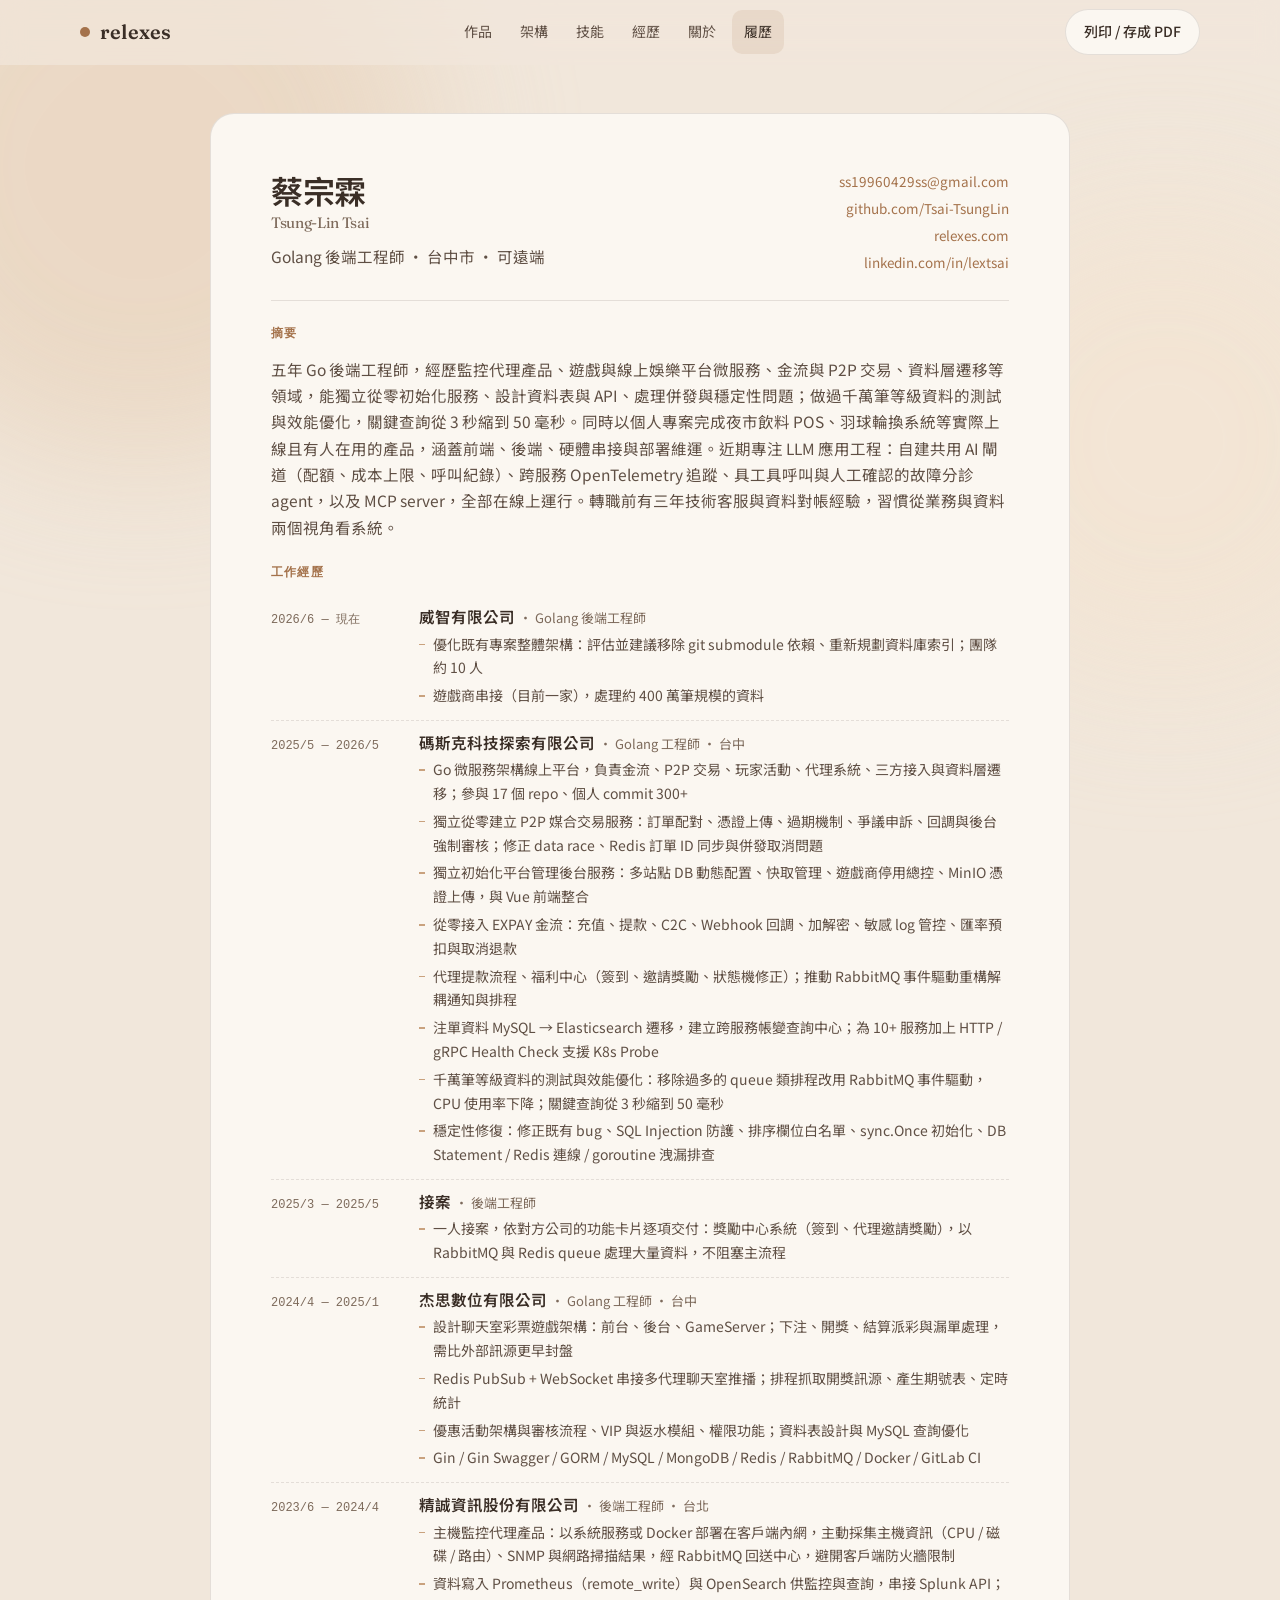
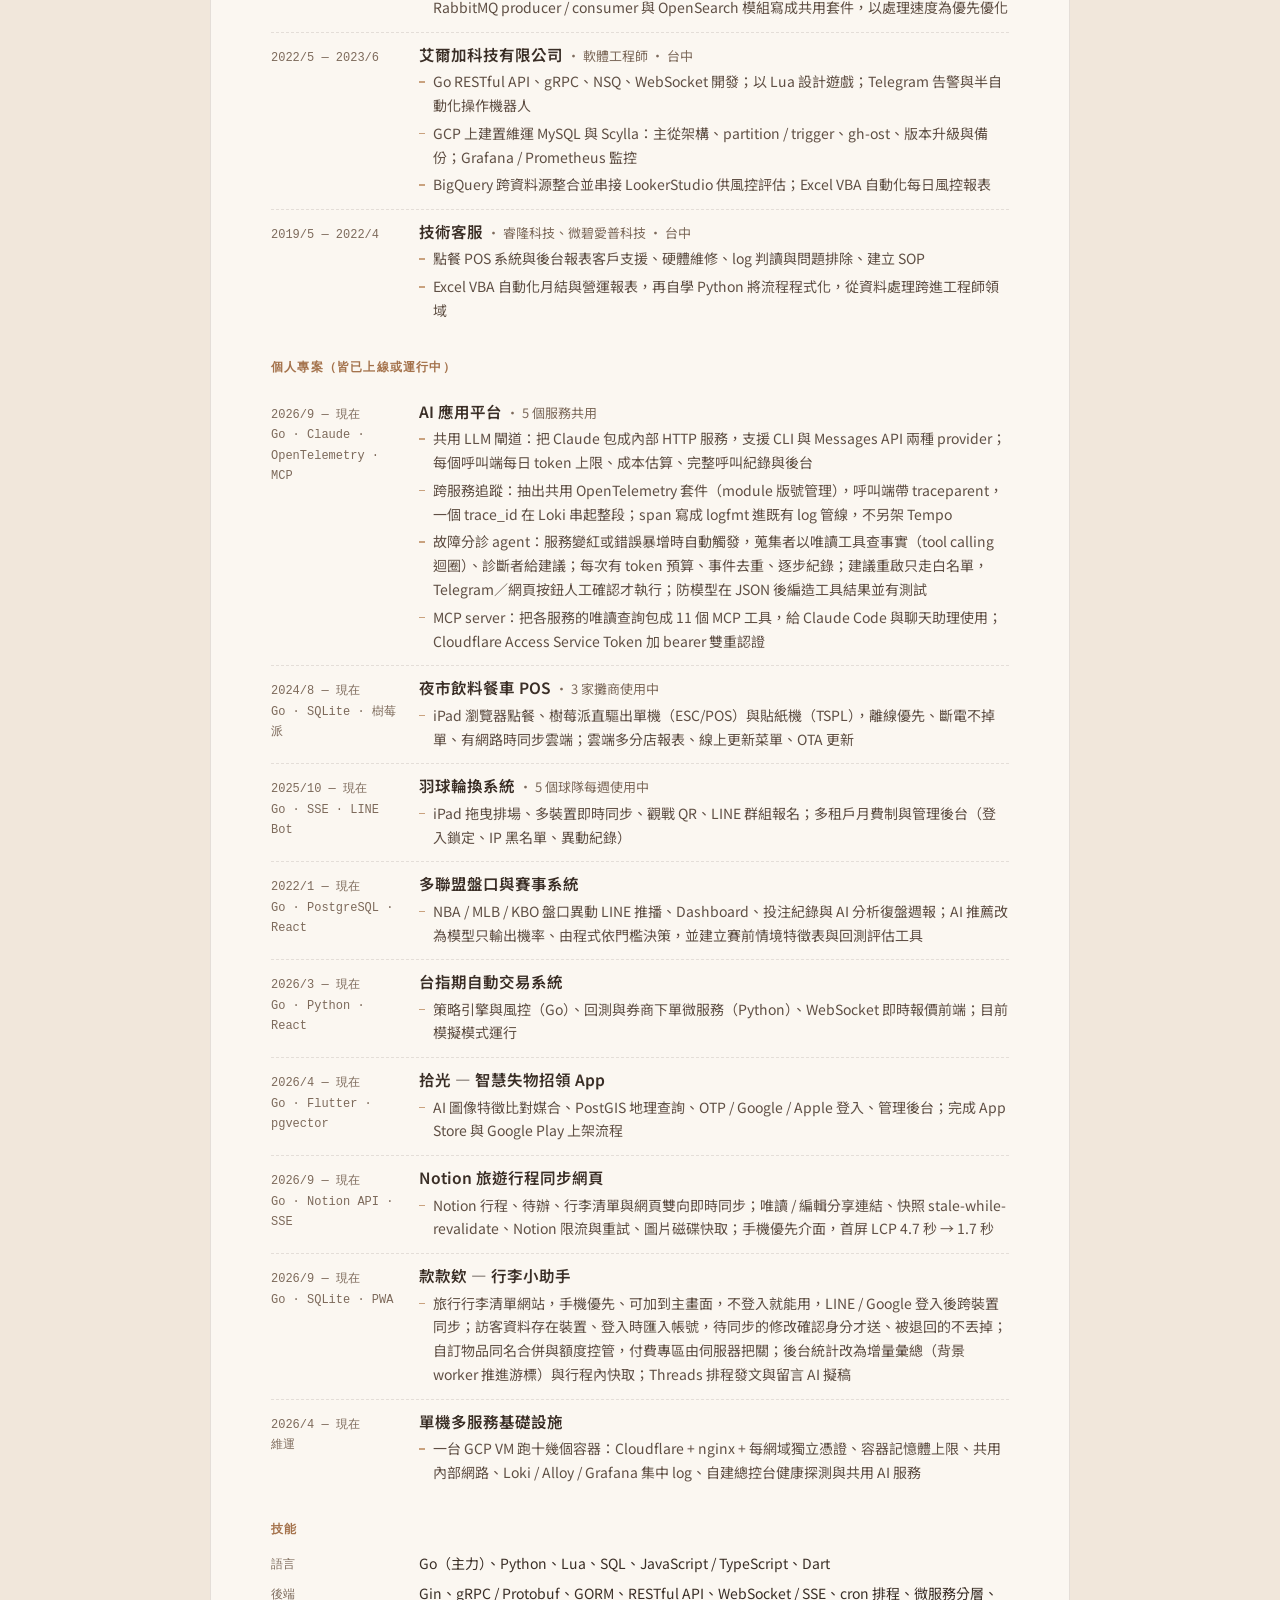
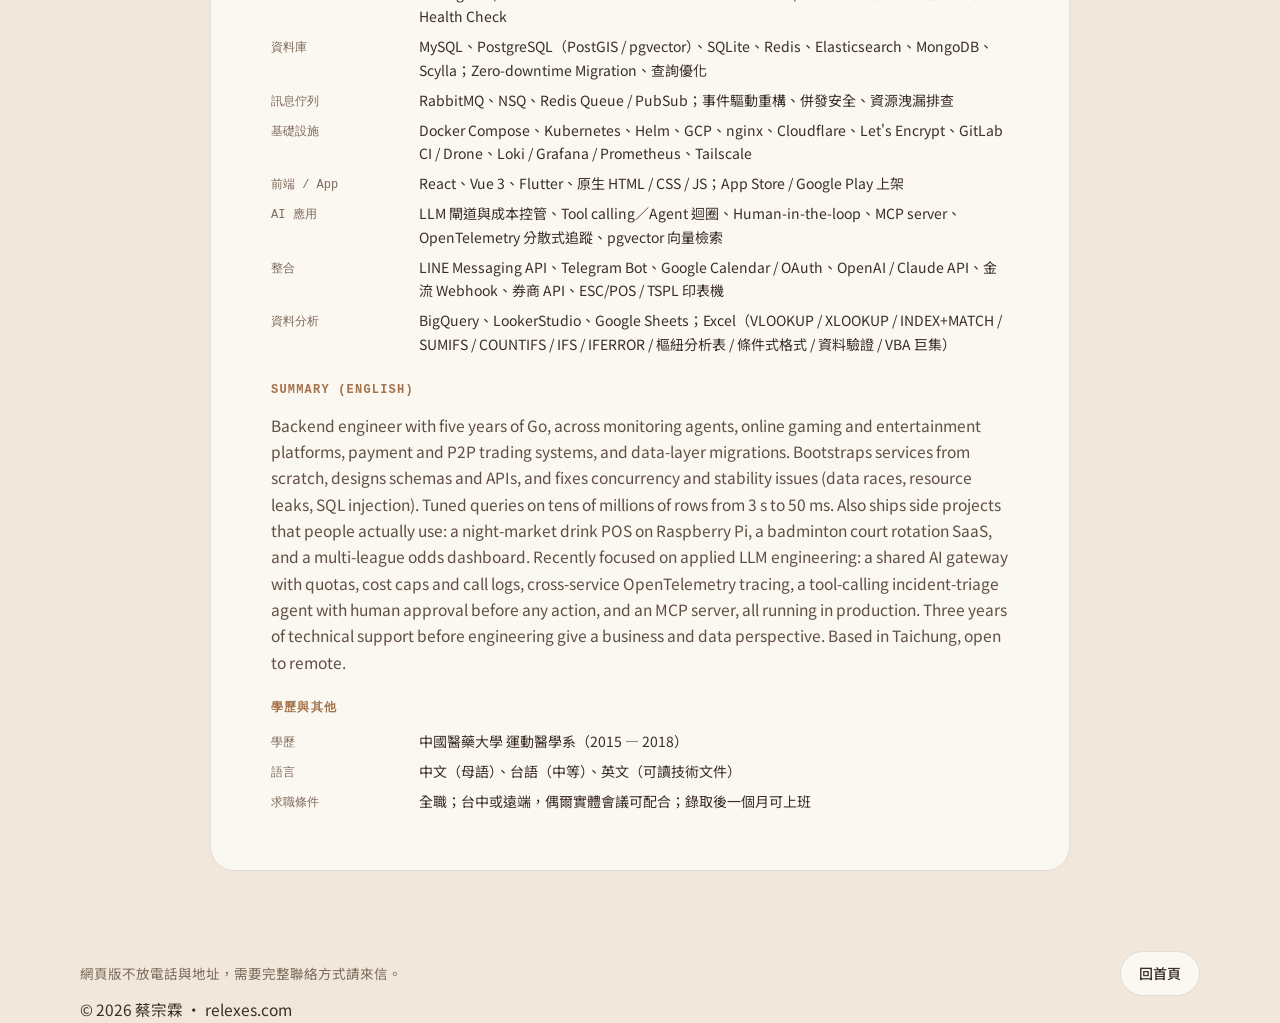
<file: internal/site/web/resume.html>
<!doctype html>
<html lang="zh-Hant-TW" class="no-js">
<head>
<meta charset="utf-8">
<meta name="viewport" content="width=device-width, initial-scale=1">
<title>蔡宗霖 — 履歷</title>
<meta name="description" content="蔡宗霖（Tsung-Lin Tsai）Golang 後端工程師履歷。台中，可遠端。">
<meta name="robots" content="noindex">
<link rel="icon" href="data:image/svg+xml,%3Csvg xmlns='http://www.w3.org/2000/svg' viewBox='0 0 32 32'%3E%3Ccircle cx='16' cy='16' r='14' fill='%23a4724b'/%3E%3Ctext x='16' y='21' font-size='15' text-anchor='middle' fill='%23f1e7db' font-family='Georgia'%3EL%3C/text%3E%3C/svg%3E">
<script>document.documentElement.className='js'</script>
<link rel="stylesheet" href="style.css?v=dev">
<link rel="preconnect" href="https://fonts.googleapis.com">
<link rel="preconnect" href="https://fonts.gstatic.com" crossorigin>
<link rel="stylesheet" href="https://fonts.googleapis.com/css2?family=Fraunces:ital,wght@0,500;0,600;1,500&family=Noto+Sans+TC:wght@400;500;600&display=swap">
</head>
<body>
<div class="bg-blobs" aria-hidden="true"><span></span><span></span><span></span></div>

<header class="nav" id="nav">
  <div class="wrap">
    <a class="brand" href="./"><i></i>relexes</a>
    <nav class="nav-links" id="navLinks" aria-label="主選單">
      <a href="./#work">作品</a>
      <a href="./#infra">架構</a>
      <a href="./#skills">技能</a>
      <a href="./#experience">經歷</a>
      <a href="./#about">關於</a>
      <a href="resume.html" class="active">履歷</a>
    </nav>
    <button class="btn" type="button" id="printBtn">列印 / 存成 PDF</button>
    <button class="nav-toggle" id="navToggle" aria-label="開啟選單" aria-expanded="false"><span></span><span></span><span></span></button>
  </div>
</header>

<main class="wrap">
  <article class="resume">
    <header>
      <div>
        <h1>蔡宗霖<small>Tsung-Lin Tsai</small></h1>
        <p class="role">Golang 後端工程師 · 台中市 · 可遠端</p>
      </div>
      <div class="contact-list">
        <a href="mailto:ss19960429ss@gmail.com">ss19960429ss@gmail.com</a>
        <a href="https://github.com/Tsai-TsungLin">github.com/Tsai-TsungLin</a>
        <a href="https://relexes.com">relexes.com</a>
        <a href="https://www.linkedin.com/in/lextsai">linkedin.com/in/lextsai</a>
        <span class="pdf-only"></span>
      </div>
    </header>

    <section>
      <h2>摘要</h2>
      <p class="summary">五年 Go 後端工程師，經歷監控代理產品、遊戲與線上娛樂平台微服務、金流與 P2P 交易、資料層遷移等領域，能獨立從零初始化服務、設計資料表與 API、處理併發與穩定性問題；做過千萬筆等級資料的測試與效能優化，關鍵查詢從 3 秒縮到 50 毫秒。同時以個人專案完成夜市飲料 POS、羽球輪換系統等實際上線且有人在用的產品，涵蓋前端、後端、硬體串接與部署維運。近期專注 LLM 應用工程：自建共用 AI 閘道（配額、成本上限、呼叫紀錄）、跨服務 OpenTelemetry 追蹤、具工具呼叫與人工確認的故障分診 agent，以及 MCP server，全部在線上運行。轉職前有三年技術客服與資料對帳經驗，習慣從業務與資料兩個視角看系統。</p>
    </section>

    <section>
      <h2>工作經歷</h2>
      <div class="entry">
        <span class="when">2026/6 — 現在</span>
        <div>
          <h3>威智有限公司 <small>· Golang 後端工程師</small></h3>
          <ul>
            <li>優化既有專案整體架構：評估並建議移除 git submodule 依賴、重新規劃資料庫索引；團隊約 10 人</li>
            <li>遊戲商串接（目前一家），處理約 400 萬筆規模的資料</li>
          </ul>
        </div>
      </div>
      <div class="entry">
        <span class="when">2025/5 — 2026/5</span>
        <div>
          <h3>碼斯克科技探索有限公司 <small>· Golang 工程師 · 台中</small></h3>
          <ul>
            <li>Go 微服務架構線上平台，負責金流、P2P 交易、玩家活動、代理系統、三方接入與資料層遷移；參與 17 個 repo、個人 commit 300+</li>
            <li>獨立從零建立 P2P 媒合交易服務：訂單配對、憑證上傳、過期機制、爭議申訴、回調與後台強制審核；修正 data race、Redis 訂單 ID 同步與併發取消問題</li>
            <li>獨立初始化平台管理後台服務：多站點 DB 動態配置、快取管理、遊戲商停用總控、MinIO 憑證上傳，與 Vue 前端整合</li>
            <li>從零接入 EXPAY 金流：充值、提款、C2C、Webhook 回調、加解密、敏感 log 管控、匯率預扣與取消退款</li>
            <li>代理提款流程、福利中心（簽到、邀請獎勵、狀態機修正）；推動 RabbitMQ 事件驅動重構解耦通知與排程</li>
            <li>注單資料 MySQL → Elasticsearch 遷移，建立跨服務帳變查詢中心；為 10+ 服務加上 HTTP / gRPC Health Check 支援 K8s Probe</li>
            <li>千萬筆等級資料的測試與效能優化：移除過多的 queue 類排程改用 RabbitMQ 事件驅動，CPU 使用率下降；關鍵查詢從 3 秒縮到 50 毫秒</li>
            <li>穩定性修復：修正既有 bug、SQL Injection 防護、排序欄位白名單、sync.Once 初始化、DB Statement / Redis 連線 / goroutine 洩漏排查</li>
          </ul>
        </div>
      </div>
      <div class="entry">
        <span class="when">2025/3 — 2025/5</span>
        <div>
          <h3>接案 <small>· 後端工程師</small></h3>
          <ul>
            <li>一人接案，依對方公司的功能卡片逐項交付：獎勵中心系統（簽到、代理邀請獎勵），以 RabbitMQ 與 Redis queue 處理大量資料，不阻塞主流程</li>
          </ul>
        </div>
      </div>
      <div class="entry">
        <span class="when">2024/4 — 2025/1</span>
        <div>
          <h3>杰思數位有限公司 <small>· Golang 工程師 · 台中</small></h3>
          <ul>
            <li>設計聊天室彩票遊戲架構：前台、後台、GameServer；下注、開獎、結算派彩與漏單處理，需比外部訊源更早封盤</li>
            <li>Redis PubSub + WebSocket 串接多代理聊天室推播；排程抓取開獎訊源、產生期號表、定時統計</li>
            <li>優惠活動架構與審核流程、VIP 與返水模組、權限功能；資料表設計與 MySQL 查詢優化</li>
            <li>Gin / Gin Swagger / GORM / MySQL / MongoDB / Redis / RabbitMQ / Docker / GitLab CI</li>
          </ul>
        </div>
      </div>
      <div class="entry">
        <span class="when">2023/6 — 2024/4</span>
        <div>
          <h3>精誠資訊股份有限公司 <small>· 後端工程師 · 台北</small></h3>
          <ul>
            <li>主機監控代理產品：以系統服務或 Docker 部署在客戶端內網，主動採集主機資訊（CPU / 磁碟 / 路由）、SNMP 與網路掃描結果，經 RabbitMQ 回送中心，避開客戶端防火牆限制</li>
            <li>資料寫入 Prometheus（remote_write）與 OpenSearch 供監控與查詢，串接 Splunk API；RabbitMQ producer / consumer 與 OpenSearch 模組寫成共用套件，以處理速度為優先優化</li>
          </ul>
        </div>
      </div>
      <div class="entry">
        <span class="when">2022/5 — 2023/6</span>
        <div>
          <h3>艾爾加科技有限公司 <small>· 軟體工程師 · 台中</small></h3>
          <ul>
            <li>Go RESTful API、gRPC、NSQ、WebSocket 開發；以 Lua 設計遊戲；Telegram 告警與半自動化操作機器人</li>
            <li>GCP 上建置維運 MySQL 與 Scylla：主從架構、partition / trigger、gh-ost、版本升級與備份；Grafana / Prometheus 監控</li>
            <li>BigQuery 跨資料源整合並串接 LookerStudio 供風控評估；Excel VBA 自動化每日風控報表</li>
          </ul>
        </div>
      </div>
      <div class="entry">
        <span class="when">2019/5 — 2022/4</span>
        <div>
          <h3>技術客服 <small>· 睿隆科技、微碧愛普科技 · 台中</small></h3>
          <ul>
            <li>點餐 POS 系統與後台報表客戶支援、硬體維修、log 判讀與問題排除、建立 SOP</li>
            <li>Excel VBA 自動化月結與營運報表，再自學 Python 將流程程式化，從資料處理跨進工程師領域</li>
          </ul>
        </div>
      </div>
    </section>

    <section>
      <h2>個人專案（皆已上線或運行中）</h2>
      <div class="entry">
        <span class="when">2026/9 — 現在<br>Go · Claude · OpenTelemetry · MCP</span>
        <div><h3>AI 應用平台 <small>· 5 個服務共用</small></h3><ul><li>共用 LLM 閘道：把 Claude 包成內部 HTTP 服務，支援 CLI 與 Messages API 兩種 provider；每個呼叫端每日 token 上限、成本估算、完整呼叫紀錄與後台</li><li>跨服務追蹤：抽出共用 OpenTelemetry 套件（module 版號管理），呼叫端帶 traceparent，一個 trace_id 在 Loki 串起整段；span 寫成 logfmt 進既有 log 管線，不另架 Tempo</li><li>故障分診 agent：服務變紅或錯誤暴增時自動觸發，蒐集者以唯讀工具查事實（tool calling 迴圈）、診斷者給建議；每次有 token 預算、事件去重、逐步紀錄；建議重啟只走白名單，Telegram／網頁按鈕人工確認才執行；防模型在 JSON 後編造工具結果並有測試</li><li>MCP server：把各服務的唯讀查詢包成 11 個 MCP 工具，給 Claude Code 與聊天助理使用；Cloudflare Access Service Token 加 bearer 雙重認證</li></ul></div>
      </div>
      <div class="entry">
        <span class="when">2024/8 — 現在<br>Go · SQLite · 樹莓派</span>
        <div><h3>夜市飲料餐車 POS <small>· 3 家攤商使用中</small></h3><ul><li>iPad 瀏覽器點餐、樹莓派直驅出單機（ESC/POS）與貼紙機（TSPL），離線優先、斷電不掉單、有網路時同步雲端；雲端多分店報表、線上更新菜單、OTA 更新</li></ul></div>
      </div>
      <div class="entry">
        <span class="when">2025/10 — 現在<br>Go · SSE · LINE Bot</span>
        <div><h3>羽球輪換系統 <small>· 5 個球隊每週使用中</small></h3><ul><li>iPad 拖曳排場、多裝置即時同步、觀戰 QR、LINE 群組報名；多租戶月費制與管理後台（登入鎖定、IP 黑名單、異動紀錄）</li></ul></div>
      </div>
      <div class="entry">
        <span class="when">2022/1 — 現在<br>Go · PostgreSQL · React</span>
        <div><h3>多聯盟盤口與賽事系統</h3><ul><li>NBA / MLB / KBO 盤口異動 LINE 推播、Dashboard、投注紀錄與 AI 分析復盤週報；AI 推薦改為模型只輸出機率、由程式依門檻決策，並建立賽前情境特徵表與回測評估工具</li></ul></div>
      </div>
      <div class="entry">
        <span class="when">2026/3 — 現在<br>Go · Python · React</span>
        <div><h3>台指期自動交易系統</h3><ul><li>策略引擎與風控（Go）、回測與券商下單微服務（Python）、WebSocket 即時報價前端；目前模擬模式運行</li></ul></div>
      </div>
      <div class="entry">
        <span class="when">2026/4 — 現在<br>Go · Flutter · pgvector</span>
        <div><h3>拾光 — 智慧失物招領 App</h3><ul><li>AI 圖像特徵比對媒合、PostGIS 地理查詢、OTP / Google / Apple 登入、管理後台；完成 App Store 與 Google Play 上架流程</li></ul></div>
      </div>
      <div class="entry">
        <span class="when">2026/9 — 現在<br>Go · Notion API · SSE</span>
        <div><h3>Notion 旅遊行程同步網頁</h3><ul><li>Notion 行程、待辦、行李清單與網頁雙向即時同步；唯讀 / 編輯分享連結、快照 stale-while-revalidate、Notion 限流與重試、圖片磁碟快取；手機優先介面，首屏 LCP 4.7 秒 → 1.7 秒</li></ul></div>
      </div>
      <div class="entry">
        <span class="when">2026/9 — 現在<br>Go · SQLite · PWA</span>
        <div><h3>款款欸 — 行李小助手</h3><ul><li>旅行行李清單網站，手機優先、可加到主畫面，不登入就能用，LINE / Google 登入後跨裝置同步；訪客資料存在裝置、登入時匯入帳號，待同步的修改確認身分才送、被退回的不丟掉；自訂物品同名合併與額度控管，付費專區由伺服器把關；後台統計改為增量彙總（背景 worker 推進游標）與行程內快取；Threads 排程發文與留言 AI 擬稿</li></ul></div>
      </div>
      <div class="entry">
        <span class="when">2026/4 — 現在<br>維運</span>
        <div><h3>單機多服務基礎設施</h3><ul><li>一台 GCP VM 跑十幾個容器：Cloudflare + nginx + 每網域獨立憑證、容器記憶體上限、共用內部網路、Loki / Alloy / Grafana 集中 log、自建總控台健康探測與共用 AI 服務</li></ul></div>
      </div>
    </section>

    <section>
      <h2>技能</h2>
      <div class="skill-rows">
        <div><b>語言</b><span>Go（主力）、Python、Lua、SQL、JavaScript / TypeScript、Dart</span></div>
        <div><b>後端</b><span>Gin、gRPC / Protobuf、GORM、RESTful API、WebSocket / SSE、cron 排程、微服務分層、Health Check</span></div>
        <div><b>資料庫</b><span>MySQL、PostgreSQL（PostGIS / pgvector）、SQLite、Redis、Elasticsearch、MongoDB、Scylla；Zero-downtime Migration、查詢優化</span></div>
        <div><b>訊息佇列</b><span>RabbitMQ、NSQ、Redis Queue / PubSub；事件驅動重構、併發安全、資源洩漏排查</span></div>
        <div><b>基礎設施</b><span>Docker Compose、Kubernetes、Helm、GCP、nginx、Cloudflare、Let's Encrypt、GitLab CI / Drone、Loki / Grafana / Prometheus、Tailscale</span></div>
        <div><b>前端 / App</b><span>React、Vue 3、Flutter、原生 HTML / CSS / JS；App Store / Google Play 上架</span></div>
        <div><b>AI 應用</b><span>LLM 閘道與成本控管、Tool calling／Agent 迴圈、Human-in-the-loop、MCP server、OpenTelemetry 分散式追蹤、pgvector 向量檢索</span></div>
        <div><b>整合</b><span>LINE Messaging API、Telegram Bot、Google Calendar / OAuth、OpenAI / Claude API、金流 Webhook、券商 API、ESC/POS / TSPL 印表機</span></div>
        <div><b>資料分析</b><span>BigQuery、LookerStudio、Google Sheets；Excel（VLOOKUP / XLOOKUP / INDEX+MATCH / SUMIFS / COUNTIFS / IFS / IFERROR / 樞紐分析表 / 條件式格式 / 資料驗證 / VBA 巨集）</span></div>
      </div>
    </section>

    <section>
      <h2>Summary (English)</h2>
      <p class="summary">Backend engineer with five years of Go, across monitoring agents, online gaming and entertainment platforms, payment and P2P trading systems, and data-layer migrations. Bootstraps services from scratch, designs schemas and APIs, and fixes concurrency and stability issues (data races, resource leaks, SQL injection). Tuned queries on tens of millions of rows from 3 s to 50 ms. Also ships side projects that people actually use: a night-market drink POS on Raspberry Pi, a badminton court rotation SaaS, and a multi-league odds dashboard. Recently focused on applied LLM engineering: a shared AI gateway with quotas, cost caps and call logs, cross-service OpenTelemetry tracing, a tool-calling incident-triage agent with human approval before any action, and an MCP server, all running in production. Three years of technical support before engineering give a business and data perspective. Based in Taichung, open to remote.</p>
    </section>

    <section>
      <h2>學歷與其他</h2>
      <div class="skill-rows">
        <div><b>學歷</b><span>中國醫藥大學 運動醫學系（2015 — 2018）</span></div>
        <div><b>語言</b><span>中文（母語）、台語（中等）、英文（可讀技術文件）</span></div>
        <div><b>求職條件</b><span>全職；台中或遠端，偶爾實體會議可配合；錄取後一個月可上班</span></div>
      </div>
    </section>
  </article>

  <div class="resume-bar">
    <p>網頁版不放電話與地址，需要完整聯絡方式請來信。</p>
    <a class="btn" href="./">回首頁</a>
  </div>
</main>

<footer class="footer wrap">
  <span>© <span id="year"></span> 蔡宗霖 · relexes.com</span>
</footer>
<script src="app.js?v=dev"></script>
</body>
</html>
</file>
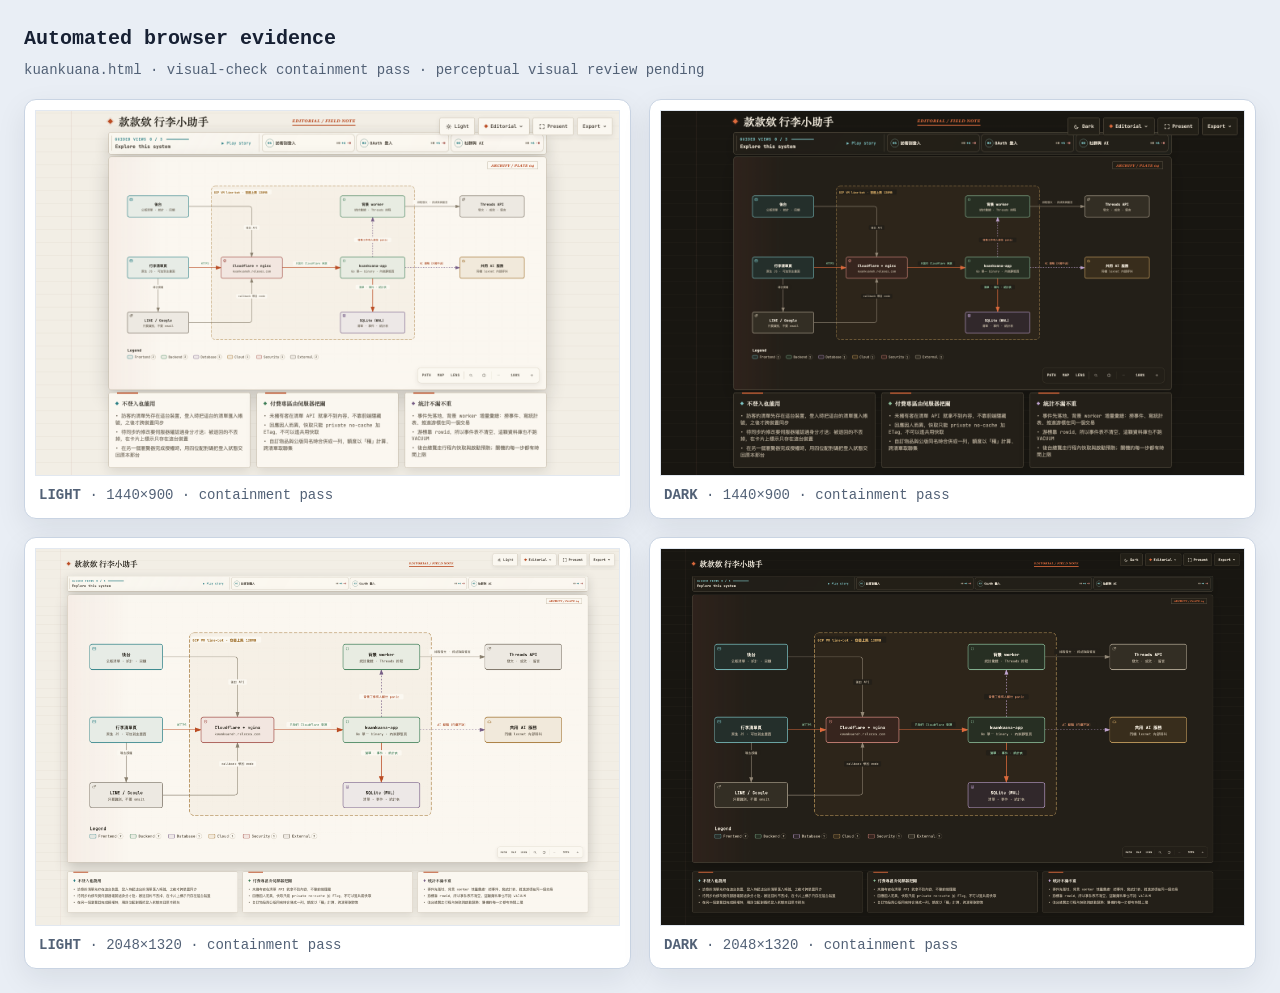
<file: internal/site/web/arch/kuankuana.visual-check.html>
<!doctype html>
<html lang="en">
<head>
<meta charset="utf-8">
<meta name="viewport" content="width=device-width,initial-scale=1">
<title>Archify automated browser evidence · kuankuana.html</title>
<style>
*{box-sizing:border-box}body{margin:0;padding:24px;background:#e9eef5;color:#172033;font:14px/1.5 ui-monospace,SFMono-Regular,Menlo,Consolas,monospace}header{max-width:1500px;margin:0 auto 18px}h1{margin:0 0 6px;font-size:20px}p{margin:0;color:#526176}.grid{max-width:1500px;margin:auto;display:grid;grid-template-columns:repeat(2,minmax(0,1fr));gap:18px}figure{margin:0;padding:10px;background:white;border:1px solid #c9d4e3;border-radius:12px;box-shadow:0 10px 30px rgba(15,23,42,.08)}img{display:block;width:100%;height:auto;border:1px solid #e2e8f0}figcaption{padding:9px 4px 2px;color:#526176}@media(max-width:900px){.grid{grid-template-columns:1fr}}
</style>
</head>
<body>
<header><h1>Automated browser evidence</h1><p>kuankuana.html · visual-check containment pass · perceptual visual review pending</p></header>
<main class="grid">
      <figure>
        <img src="kuankuana.visual-check.1440x900.light.png" alt="light 1440 by 900">
        <figcaption><strong>LIGHT</strong> · 1440×900 · containment pass</figcaption>
      </figure>
      <figure>
        <img src="kuankuana.visual-check.1440x900.dark.png" alt="dark 1440 by 900">
        <figcaption><strong>DARK</strong> · 1440×900 · containment pass</figcaption>
      </figure>
      <figure>
        <img src="kuankuana.visual-check.2048x1320.light.png" alt="light 2048 by 1320">
        <figcaption><strong>LIGHT</strong> · 2048×1320 · containment pass</figcaption>
      </figure>
      <figure>
        <img src="kuankuana.visual-check.2048x1320.dark.png" alt="dark 2048 by 1320">
        <figcaption><strong>DARK</strong> · 2048×1320 · containment pass</figcaption>
      </figure>
</main>
</body>
</html>
</file>
<file: internal/site/web/style.css>
/* relexes.com 個人網站 — 奶茶色系、左欄固定導覽、少量動畫 */
:root{--bg:#f1e7db;--card:#fbf7f1;--card-2:#f6efe6;--ink:#3a2e26;--ink-2:#5f4f44;--muted:#7d6a5b;--accent:#a4724b;--accent-text:#8a5b35;--accent-2:#c9a27e;--accent-soft:rgba(164,114,75,.12);--line:rgba(58,46,38,.12);--ok:#6f8b5c;--ok-soft:rgba(111,139,92,.14);--warn:#a9822f;--warn-soft:rgba(185,139,58,.14);--serif:"Fraunces","Noto Serif TC",Georgia,serif;--sans:"Noto Sans TC","PingFang TC","Helvetica Neue",Arial,sans-serif;--mono:ui-monospace,"SF Mono",Menlo,Consolas,monospace;--ease:cubic-bezier(.22,1,.36,1);--shadow:0 1px 2px rgba(58,46,38,.05),0 12px 32px -18px rgba(58,46,38,.35)}
*{box-sizing:border-box}html{scroll-behavior:smooth}
body{margin:0;background:var(--bg);color:var(--ink);font-family:var(--sans);font-size:15.5px;line-height:1.7;-webkit-font-smoothing:antialiased}
a{color:inherit;text-decoration:none}ul{margin:0;padding:0;list-style:none}h1,h2,h3,h4{margin:0;line-height:1.25;font-weight:600}p{margin:0}
button{font:inherit;color:inherit;background:none;border:0;cursor:pointer}:focus-visible{outline:2px solid var(--accent);outline-offset:3px;border-radius:6px}
.bg-blobs{position:fixed;inset:0;z-index:-1;overflow:hidden;pointer-events:none}.bg-blobs span{position:absolute;border-radius:50%;filter:blur(70px);opacity:.55;animation:drift 26s var(--ease) infinite alternate}
.bg-blobs span:nth-child(1){width:46vw;height:46vw;left:-12vw;top:-10vw;background:#e5cdb3}.bg-blobs span:nth-child(2){width:38vw;height:38vw;right:-10vw;top:22vh;background:#f4e3cf;animation-delay:-9s}.bg-blobs span:nth-child(3){width:34vw;height:34vw;left:30vw;bottom:-14vw;background:#dcc5ad;animation-delay:-17s}
@keyframes drift{to{transform:translate3d(6vw,4vh,0) scale(1.08)}}
.eyebrow{font-family:var(--mono);font-size:12px;letter-spacing:.08em;text-transform:uppercase;color:var(--accent-text)}
.js .rise{opacity:0;transform:translateY(16px);transition:opacity .8s var(--ease),transform .8s var(--ease)}.js .rise.in{opacity:1;transform:none}
.btn{display:inline-flex;align-items:center;gap:8px;min-height:44px;padding:10px 18px;border-radius:999px;font-size:14px;font-weight:500;border:1px solid var(--line);background:var(--card);transition:transform .25s var(--ease),box-shadow .25s}.btn:hover{transform:translateY(-2px);box-shadow:var(--shadow)}.btn.primary{background:var(--ink);color:var(--bg);border-color:var(--ink)}

/* 版面：左欄固定 250px、右欄主內容 */
.layout{max-width:1320px;margin:0;padding:0 40px;display:grid;grid-template-columns:250px minmax(0,1fr);gap:64px}
.side{position:sticky;top:0;height:100vh;padding:80px 0 48px;display:flex;flex-direction:column}
.side h1{font-size:34px;letter-spacing:-.01em;margin-top:14px}.side h1 small{display:block;font-family:var(--serif);font-style:italic;font-weight:500;font-size:19px;color:var(--accent-text);margin-top:8px;line-height:1.35}
.side .intro{color:var(--ink-2);margin-top:18px;font-size:14.5px}
.side-nav{margin-top:44px;display:grid;gap:4px}.side-nav a{display:flex;align-items:center;gap:14px;font-family:var(--mono);font-size:12px;letter-spacing:.1em;color:var(--ink-2);min-height:36px;transition:color .25s}.side-nav a i{width:28px;height:1px;background:var(--muted);transition:width .35s var(--ease),background .25s}.side-nav a:hover,.side-nav a.on{color:var(--ink)}.side-nav a:hover i,.side-nav a.on i{width:56px;background:var(--ink)}
.side-nav a.ext{margin-top:10px;color:var(--accent-text)}.side-nav a.ext i{background:var(--accent)}
.social{margin-top:auto;display:flex;flex-wrap:wrap;gap:6px 16px;font-family:var(--mono);font-size:12px;color:var(--ink-2)}.social a:hover{color:var(--ink)}
.content{padding:80px 0 60px;min-width:0}
.sec{margin-bottom:88px;scroll-margin-top:24px}
.sec-head{display:flex;align-items:center;justify-content:space-between;gap:16px;flex-wrap:wrap;padding:0 0 14px;margin-bottom:6px}
.sec-head h2{font-family:var(--mono);font-size:12px;letter-spacing:.12em;text-transform:uppercase;color:var(--accent-text);font-weight:500}.sec-head h2 b{color:var(--muted);font-weight:400;margin-left:8px}
.sec-lead{color:var(--ink-2);margin:0 0 20px;max-width:46em}

/* 作品列 */
.chips{display:flex;flex-wrap:wrap;gap:6px}.chip{min-height:34px;padding:5px 13px;border-radius:999px;border:1px solid var(--line);font-size:13px;color:var(--ink-2);transition:.2s}.chip:hover{border-color:var(--accent-2)}.chip[aria-pressed="true"]{background:var(--ink);color:var(--bg);border-color:var(--ink)}
.row{display:grid;grid-template-columns:200px minmax(0,1fr);gap:22px;padding:18px 16px;margin:0 -16px;border-radius:16px;transition:background .25s,transform .3s var(--ease),opacity .3s}.row:hover{background:rgba(251,247,241,.55)}.row.hide{display:none}.row.fade{opacity:0}
.card-img{margin:0;aspect-ratio:16/10;border-radius:12px;overflow:hidden;border:1px solid var(--line);background:var(--card-2)}.card-img img{width:100%;height:100%;object-fit:cover;object-position:top;display:block}
.row h3{font-size:17px;display:flex;align-items:center;gap:10px;flex-wrap:wrap}.row h3 small{font-weight:400;color:var(--muted);font-size:13px;display:block;width:100%}
.badge{display:inline-flex;align-items:center;gap:6px;font-size:11px;font-weight:500;padding:2px 9px;border-radius:999px}.badge::before{content:"";width:6px;height:6px;border-radius:50%;background:currentColor}.badge.live{color:var(--ok);background:var(--ok-soft)}.badge.run{color:var(--warn);background:var(--warn-soft)}
.card-cat{display:none}.card-sum{margin:6px 0 10px;color:var(--ink-2);font-size:14.5px}
.tags{display:flex;flex-wrap:wrap;gap:5px}.tags li{font-family:var(--mono);font-size:11px;padding:3px 8px;border-radius:6px;background:var(--accent-soft);color:var(--accent-text)}
.card-more{display:inline-flex;align-items:center;gap:6px;min-height:36px;margin-top:6px;padding:4px 0;font-size:13.5px;font-weight:500;color:var(--accent-text)}.card-more svg{width:13px;height:13px;transition:transform .3s var(--ease)}.card-more:hover svg{transform:translate(2px,-2px)}
.js .card-detail{display:none}.no-js .card-more{display:none}
.card-detail ul{display:grid;gap:9px;font-size:14.5px;color:var(--ink-2);margin-top:10px}.card-detail li{padding-left:18px;position:relative}.card-detail li::before{content:"";position:absolute;left:0;top:12px;width:8px;height:1.5px;background:var(--accent-2)}.card-role{margin-top:14px;font-size:12.5px;color:var(--muted);font-family:var(--mono)}

/* 架構 */
.diagram{padding:22px 24px;border-radius:18px;background:var(--card);border:1px solid var(--line)}.tier{display:grid;grid-template-columns:96px 1fr;gap:14px;align-items:center;padding:10px 0}.tier+.tier{border-top:1px dashed var(--line)}.tier-label{font-family:var(--mono);font-size:11px;letter-spacing:.08em;text-transform:uppercase;color:var(--muted)}.nodes{display:flex;flex-wrap:wrap;gap:7px}.node{padding:6px 11px;border-radius:9px;background:var(--card-2);border:1px solid var(--line);font-size:13px}.node.hl{background:var(--accent-soft);border-color:rgba(164,114,75,.3);color:var(--accent);font-weight:500}.tier-arrow{text-align:center;color:var(--accent-2);font-size:16px;line-height:1;margin:-4px 0}

/* 技能、經歷、關於 */
.krow{display:grid;grid-template-columns:130px 1fr;gap:22px;padding:14px 0;border-top:1px solid var(--line);font-size:14.5px}.krow:last-child{border-bottom:1px solid var(--line)}.krow b{font-weight:500;color:var(--muted);font-family:var(--mono);font-size:12px;padding-top:4px}.krow .tags li{background:var(--card);border:1px solid var(--line);color:var(--ink-2);font-family:var(--sans);font-size:13px}
.job{display:grid;grid-template-columns:130px 1fr;gap:22px;padding:18px 16px;margin:0 -16px;border-radius:16px;transition:background .25s}.job:hover{background:rgba(251,247,241,.55)}.job .when{font-family:var(--mono);font-size:12px;color:var(--muted);padding-top:5px}.job h3{font-size:16.5px}.job h3 span{font-weight:400;color:var(--muted);font-size:13.5px}.job p{margin-top:6px;color:var(--ink-2);font-size:14.5px;max-width:52em}
.about{display:grid;grid-template-columns:1.2fr .8fr;gap:24px}.about .prose{display:grid;gap:12px;color:var(--ink-2)}.facts{display:grid;gap:8px;align-content:start}.fact{display:grid;grid-template-columns:64px 1fr;gap:12px;padding:12px 16px;border-radius:12px;background:var(--card);border:1px solid var(--line);font-size:14px}.fact b{font-weight:500;color:var(--muted);font-size:12.5px}
.contact{padding:40px 36px;border-radius:24px;background:var(--ink);color:var(--bg);position:relative;overflow:hidden}.contact::after{content:"";position:absolute;width:360px;height:360px;border-radius:50%;background:radial-gradient(circle,rgba(201,162,126,.35),transparent 65%);right:-120px;top:-140px;pointer-events:none}.contact h2{font-size:26px}.contact p{margin-top:10px;opacity:.8;max-width:34em}.contact .rowb{display:flex;flex-wrap:wrap;gap:10px;margin-top:22px;position:relative}.contact .btn{background:rgba(255,255,255,.08);border-color:rgba(255,255,255,.2);color:var(--bg)}.contact .btn.primary{background:var(--bg);color:var(--ink);border-color:var(--bg)}
.foot{margin-top:40px;font-size:12.5px;color:var(--muted);display:flex;justify-content:space-between;flex-wrap:wrap;gap:8px}

/* Modal */
.modal{border:0;padding:0;background:transparent;max-width:none;max-height:none;width:100%;height:100%}.modal::backdrop{background:rgba(58,46,38,.45);backdrop-filter:blur(6px)}.modal[open]{display:grid;place-items:center;padding:20px}
.modal-card{position:relative;width:min(720px,100%);max-height:min(86vh,900px);overflow:auto;background:var(--card);color:var(--ink);border-radius:24px;border:1px solid var(--line);box-shadow:0 30px 80px -30px rgba(58,46,38,.6);padding:28px 30px 30px;animation:modal-in .35s var(--ease)}@keyframes modal-in{from{opacity:0;transform:translateY(14px) scale(.98)}}
.modal-close{position:absolute;top:14px;right:14px;width:44px;height:44px;border-radius:50%;font-size:26px;line-height:1;color:var(--muted);background:var(--card-2)}
.modal-body .card-img{margin:0 0 18px;aspect-ratio:16/8}.modal-body h3{font-size:24px}.modal-body h3 small{font-size:14px}.modal-body .card-sum{margin:14px 0 4px;font-size:15.5px}.modal-body .card-detail{display:block}.modal-body .tags{margin-top:20px;padding-top:16px;border-top:1px solid var(--line)}.modal-body .card-more{display:none}
body.modal-open{overflow:hidden}

@media(max-width:900px){.layout{grid-template-columns:1fr;gap:0;padding:0 20px}.side{position:static;height:auto;padding:56px 0 8px}.side-nav{display:flex;gap:0 18px;margin-top:24px;overflow-x:auto;padding-bottom:6px}.side-nav a{white-space:nowrap}.side-nav a i{display:none}.side-nav a.on{text-decoration:underline;text-underline-offset:6px}.side-nav a.ext{margin-top:0}.social{margin-top:14px}.content{padding-top:24px}.row{grid-template-columns:1fr;gap:12px}.about{grid-template-columns:1fr}.job,.krow{grid-template-columns:1fr;gap:6px}.modal[open]{padding:12px}.modal-card{padding:22px 18px 24px;border-radius:18px}}
@media(prefers-reduced-motion:reduce){html{scroll-behavior:auto}.bg-blobs span{animation:none}.js .rise{opacity:1;transform:none;transition:none}}

/* ===== 履歷頁專用：頂部導覽與版面 ===== */
.wrap { width: min(1120px, 100% - 40px); margin-inline: auto; }
/* 導覽列 */
.nav {
  position: sticky; top: 0; z-index: 10;
  backdrop-filter: blur(12px); -webkit-backdrop-filter: blur(12px);
  background: rgba(241, 231, 219, 0.72);
  border-bottom: 1px solid transparent;
  transition: border-color 0.3s, background 0.3s;
}
.nav.scrolled { border-color: var(--line); background: rgba(241, 231, 219, 0.9); }
.nav .wrap { display: flex; align-items: center; justify-content: space-between; height: 64px; gap: 16px; }
.brand { font-family: var(--serif); font-weight: 600; font-size: 20px; letter-spacing: 0.01em; display: flex; align-items: center; gap: 10px; }
.brand i { width: 10px; height: 10px; border-radius: 50%; background: var(--accent); display: inline-block; }
.nav-links { display: flex; gap: 4px; }
.nav-links a {
  padding: 10px 12px; min-height: 44px; display: inline-flex; align-items: center; border-radius: 10px;
  font-size: 14px; color: var(--ink-2); transition: background 0.2s, color 0.2s;
}
.nav-links a:hover, .nav-links a.active { background: var(--accent-soft); color: var(--ink); }
.btn {
  display: inline-flex; align-items: center; gap: 8px; min-height: 44px; padding: 10px 18px; border-radius: 999px;
  font-size: 14px; font-weight: 500; border: 1px solid var(--line); background: var(--card);
  transition: transform 0.25s var(--ease), box-shadow 0.25s, background 0.2s, border-color 0.2s;
}
.btn:hover { transform: translateY(-2px); box-shadow: var(--shadow); border-color: var(--accent-2); }
.btn.primary { background: var(--ink); color: var(--bg); border-color: var(--ink); }
.btn.primary:hover { background: #2a2019; }
.btn svg { width: 16px; height: 16px; }
.nav-toggle { display: none; width: 44px; height: 44px; border-radius: 10px; }
.nav-toggle span { display: block; width: 20px; height: 2px; background: var(--ink); margin: 4px auto; transition: transform 0.3s, opacity 0.3s; }

/* 履歷頁 */
.resume { max-width: 860px; margin: 48px auto 80px; padding: 56px 60px; background: var(--card); border: 1px solid var(--line); border-radius: 24px; }
.resume header { display: flex; justify-content: space-between; align-items: flex-start; gap: 24px; flex-wrap: wrap; padding-bottom: 22px; border-bottom: 1px solid var(--line); }
.resume header h1 { font-size: 32px; letter-spacing: -0.01em; }
.resume header h1 small { display: block; font-family: var(--serif); font-size: 15px; font-weight: 400; color: var(--muted); margin-top: 4px; }
.resume header .role { margin-top: 10px; color: var(--ink-2); }
.resume .contact-list { font-size: 13.5px; color: var(--ink-2); display: grid; gap: 4px; text-align: right; }
.resume .contact-list a { color: var(--accent); }
.resume section { padding-top: 26px; }
.resume h2 { font-family: var(--mono); font-size: 12px; letter-spacing: 0.1em; text-transform: uppercase; color: var(--accent); margin-bottom: 14px; }
.resume .summary { color: var(--ink-2); }
.resume .entry { display: grid; grid-template-columns: 130px 1fr; gap: 18px; padding: 12px 0; }
.resume .entry + .entry { border-top: 1px dashed var(--line); }
.resume .entry .when { font-family: var(--mono); font-size: 12px; color: var(--muted); padding-top: 3px; }
.resume .entry h3 { font-size: 15.5px; }
.resume .entry h3 small { font-weight: 400; color: var(--muted); font-size: 13px; }
.resume .entry ul { margin-top: 6px; display: grid; gap: 4px; font-size: 14px; color: var(--ink-2); }
.resume .entry li { padding-left: 14px; position: relative; }
.resume .entry li::before { content: ""; position: absolute; left: 0; top: 11px; width: 6px; height: 1.5px; background: var(--accent-2); }
.resume .skill-rows { display: grid; gap: 6px; font-size: 14px; }
.resume .skill-rows div { display: grid; grid-template-columns: 130px 1fr; gap: 18px; }
.resume .skill-rows b { font-weight: 500; color: var(--muted); font-family: var(--mono); font-size: 12px; padding-top: 3px; }
.resume-bar { display: flex; justify-content: space-between; align-items: center; gap: 12px; flex-wrap: wrap; margin-top: 28px; }
.resume-bar p { font-size: 13.5px; color: var(--muted); }

@media print {
  .bg-blobs, .nav, .resume-bar, .footer { display: none !important; }
  body { background: #fff; color: #222; font-size: 12.5px; }
  .resume { margin: 0; padding: 0; border: 0; border-radius: 0; max-width: none; background: #fff; }
  .resume section { padding-top: 16px; }
  .resume h2 { break-after: avoid; }
  .resume .entry { break-inside: avoid; padding: 8px 0; }
  a[href]::after { content: none; }
  @page { margin: 16mm 14mm; }
}

@media (max-width: 640px) {
  .nav-links { display: none; position: absolute; left: 16px; right: 16px; top: 68px; flex-direction: column; padding: 8px; border-radius: 16px; background: var(--card); border: 1px solid var(--line); box-shadow: var(--shadow); }
  .nav-links.open { display: flex; }
  .nav-toggle { display: block; }
  .nav .btn { display: none; }
  .resume { padding: 32px 22px; margin-top: 16px; }
  .resume .entry, .resume .skill-rows div { grid-template-columns: 1fr; gap: 4px; }
  .resume .contact-list { text-align: left; }
}
</file>
